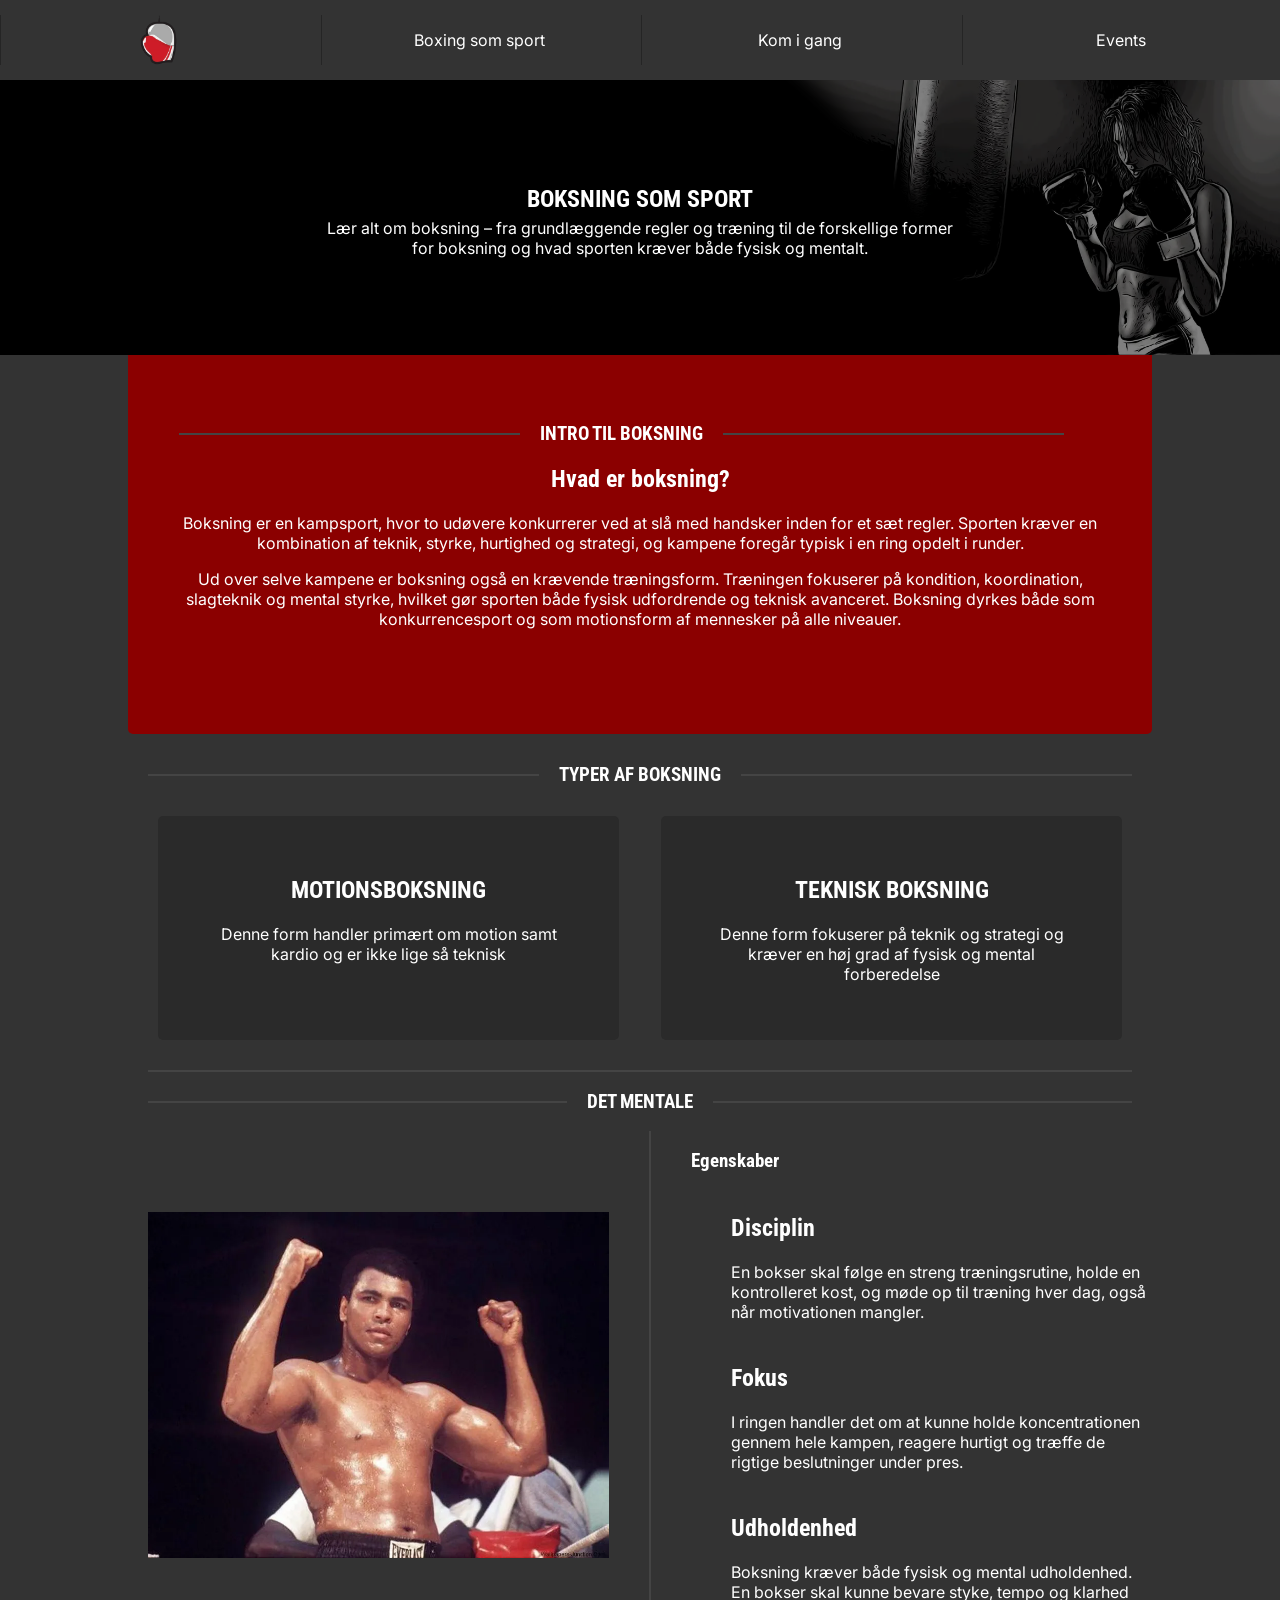
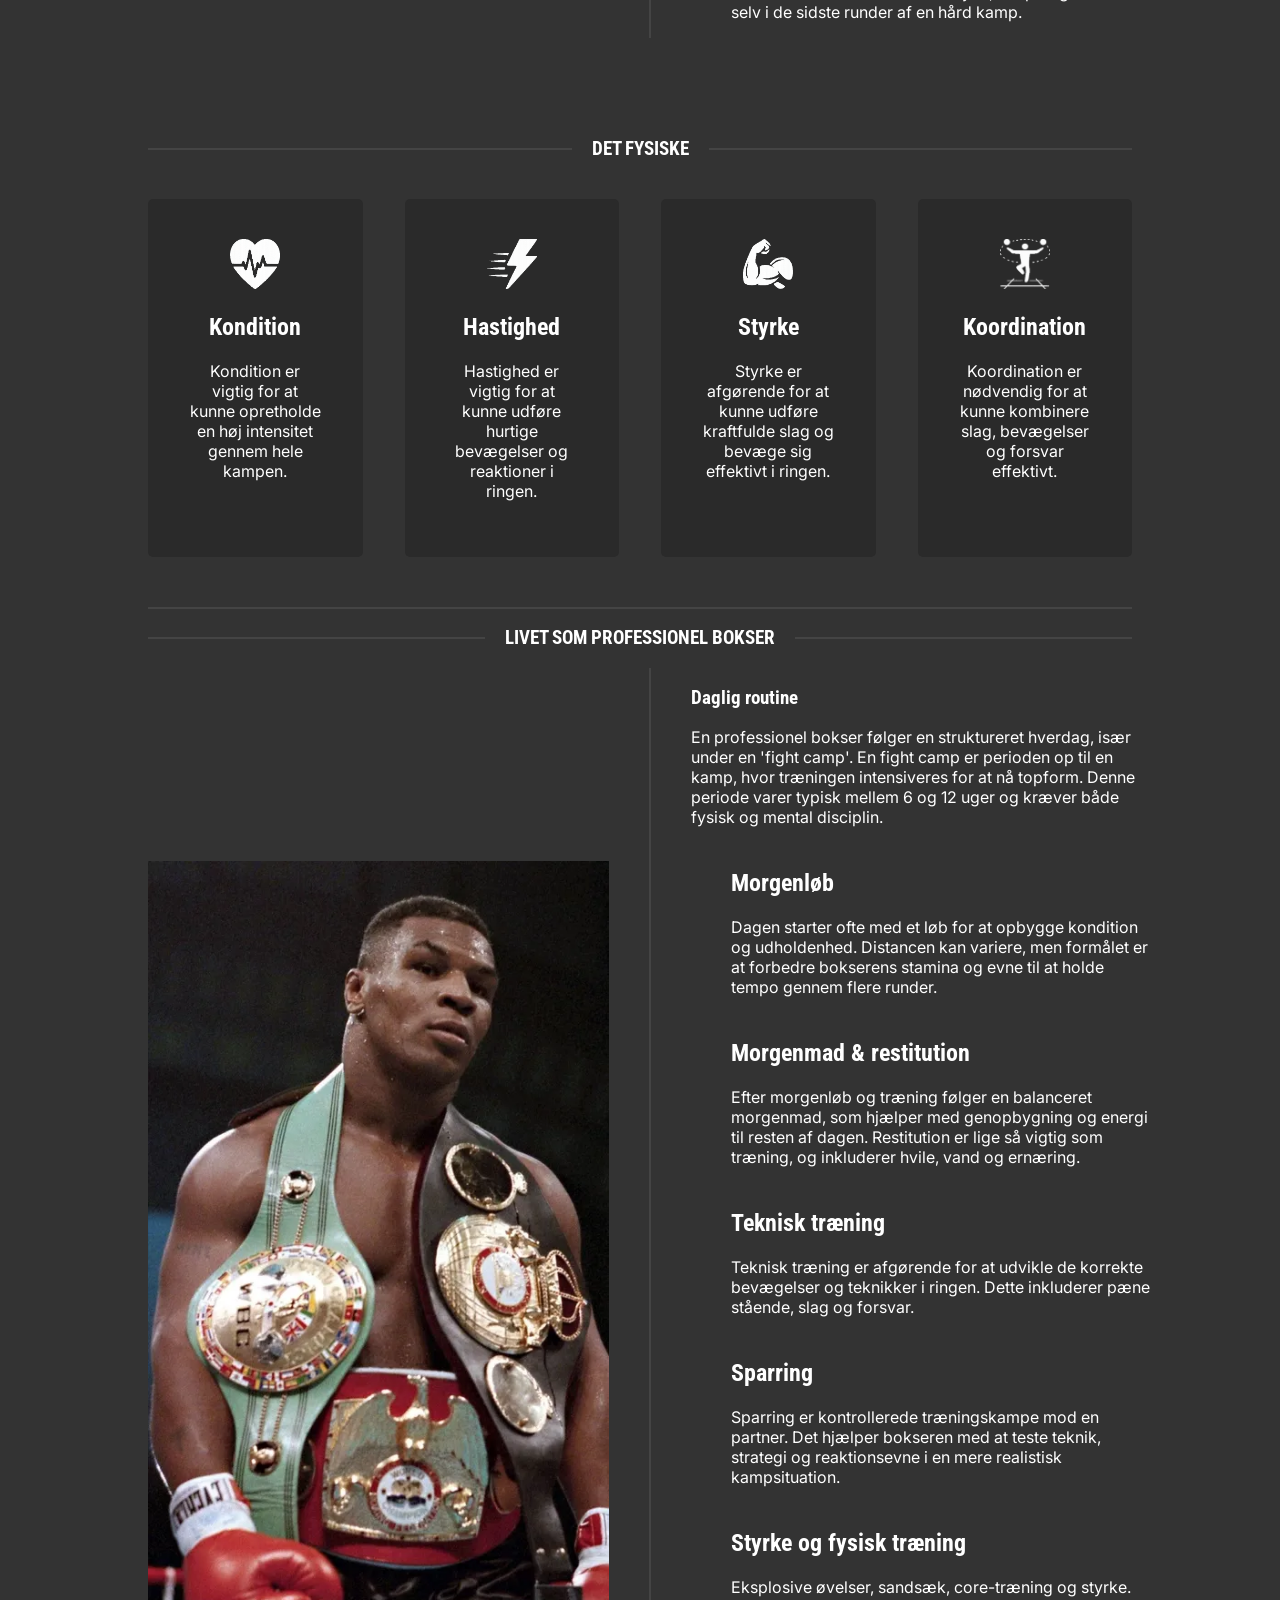
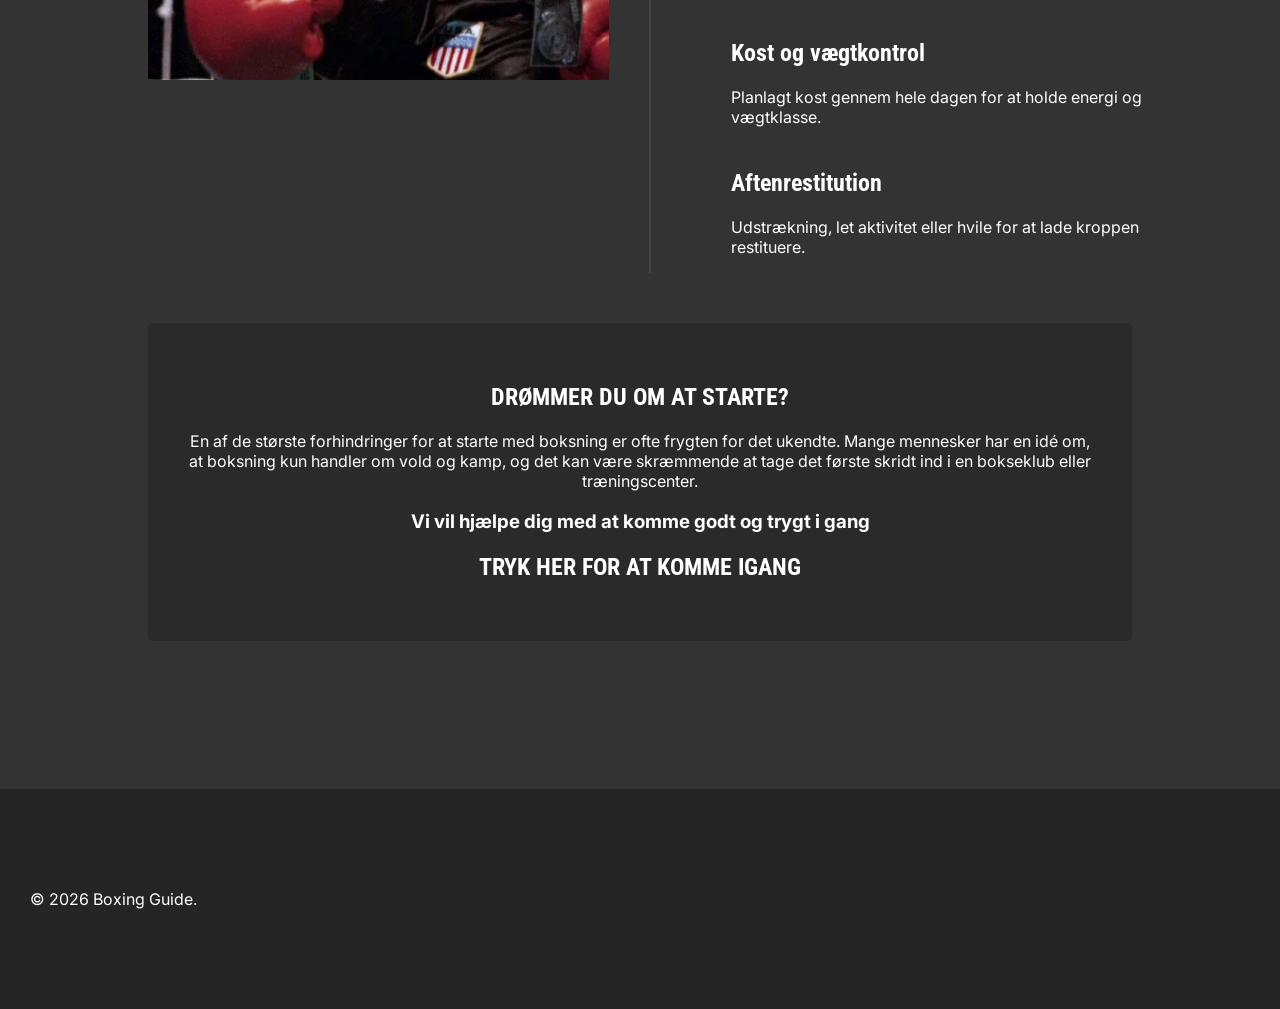
<file: boxing som sport.html>
<!doctype html>
<html lang="en">
  <head>
    <meta charset="UTF-8" />
    <meta name="viewport" content="width=device-width, initial-scale=1.0" />
    <title>Boxing som sport</title>
    <link rel="stylesheet" href="css/style.css" />
    <link rel="stylesheet" href="css/layout.css" />
    <link rel="icon" href="imgs/favicon.png" />
    <meta name="robots" content="noindex, nofollow">
  </head>
</html>
<body>
    <header>
      <a href="index.html"><img src="imgs/favicon.png" alt="" /></a>

      <nav class="navbar">
        <button class="burger" onclick="toggleMenu()">☰</button>

        <ul class="menu" id="menu">
          <li><a href="boxing som sport.html">Boxing som sport</a></li>
          <li><a href="kom i gang.html">Kom i gang</a></li>
          <li><a href="events.html">Events</a></li>
        </ul>
      </nav>
    </header>

    <nav class="grid4x1 desktop-nav">
      <a href="index.html"><img src="imgs/favicon.png" class="img2" /></a>
      <a href="boxing som sport.html">Boxing som sport</a>
      <a href="kom i gang.html">Kom i gang</a>
      <a href="events.html">Events</a>
    </nav>

  <section>
    <div>
      <div class="hero">
        <img src="imgs/workout.png" class="imgheight"/>
        <div class="hero-content">
          <h1 class="margin-less">BOKSNING SOM SPORT</h1>
          <p>Lær alt om boksning – fra grundlæggende regler og træning til de forskellige former for boksning og hvad sporten kræver både fysisk og mentalt.</p>
        </div>
      </div>
    </div>

    <section class="container">
      <div class="redsection">
        <div class="text-box">
        <div class="title-line"><h1>INTRO TIL BOKSNING</h1></div>
        <h2>Hvad er boksning?</h2>
        <p>Boksning er en kampsport, hvor to udøvere konkurrerer ved at slå med handsker inden for et sæt regler. Sporten kræver en kombination af teknik, styrke, hurtighed og strategi, og kampene foregår typisk i en ring opdelt i runder.</p>
        <p>Ud over selve kampene er boksning også en krævende træningsform. Træningen fokuserer på kondition, koordination, slagteknik og mental styrke, hvilket gør sporten både fysisk udfordrende og teknisk avanceret. Boksning dyrkes både som konkurrencesport og som motionsform af mennesker på alle niveauer.</p>
      </div>
    </div>
    </section>

    <section class="container2">
      <div class="title-line">
        <h1>TYPER AF BOKSNING</h1>
      </div>

      <div class="grid1-1">
        <div class="box" data-target="motionmodal">
          <h2>MOTIONSBOKSNING</h2>
          <p>Denne form handler primært om motion samt kardio og er ikke lige så teknisk</p>
        </div>

        <div class="box" data-target="kampmodal">
          <h2>TEKNISK BOKSNING</h2>
          <p>Denne form fokuserer på teknik og strategi og kræver en høj grad af fysisk og mental forberedelse</p>
        </div>
      </div>

      <div id="motionmodal" class="modal">
        <div class="modal-content">
          <span class="close">&times;</span>
          <h2>MOTIONSBOKSNING</h2>
          <h1>Hvad er motionsboksning?</h1>
          <p>
            Motionsboksning er en træningsform, der er inspireret af klassisk boksning, men uden fokus på kamp eller konkurrence. I stedet handler motionsboksning om at forbedre kondition, styrke og teknik gennem forskellige bokseinspirerede øvelser.
          </p>
          <p>Træningen foregår typisk uden egentlig kamp i ringen. I stedet arbejder man med slagkombinationer, sandsæk, skyggeboksning og fodarbejde. Målet er at få en effektiv træning, der både styrker kroppen og forbedrer udholdenheden.</p>

          <h2>Hvordan foregår en typisk træning?</h2>
          <p>En træning i motionsboksning består ofte af flere forskellige dele. Først starter man typisk med opvarmning, hvor kroppen gøres klar til træning gennem let konditionstræning og mobilitetsøvelser.</p>
          <p>Derefter arbejder man med tekniske øvelser som slagkombinationer, skyggeboksning, træning på sandsæk og fodarbejde. Mange hold inkluderer også styrke- og konditionsøvelser som armbøjninger, maveøvelser, burpees eller intervaltræning.</p>
          <p>Det gør motionsboksning til en meget alsidig træning, hvor hele kroppen bliver aktiveret.</p>

          <h2>Hvad er fordelene ved motionsboksning?</h2>
          <p>Motionsboksning har mange fordele, både fysisk og mentalt. Træningen forbedrer kondition og udholdenhed, styrker kroppen og træner koordination og balance. Samtidig kan det være en effektiv måde at tabe sig eller holde vægten på.</p>
          <p>Mentalt kan motionsboksning også have en positiv effekt. Mange oplever, at træningen hjælper med at reducere stress, forbedre fokus og give mere energi i hverdagen.</p>

          <h2>Hvem er motionsboksning for?</h2>
          <p>Motionsboksning er for næsten alle, og man behøver ikke have erfaring med boksning eller kampsport for at begynde. Træningen kan tilpasses forskellige niveauer, så både begyndere og mere erfarne motionister kan være med.</p>
          <p>Det er især populært blandt personer, der ønsker en anderledes og mere dynamisk træningsform end traditionel fitness.</p>

          <h2>Motionsboksning vs. traditionel boksning</h2>
          <p>Den største forskel mellem motionsboksning og traditionel boksning er, at motionsboksning ikke fokuserer på kampe. I traditionel boksning træner man ofte med henblik på sparring og konkurrencer.</p>
          <p>I motionsboksning handler det derimod om træning og motion. Derfor er der typisk mindre fokus på kontakt og mere fokus på teknik, kondition og styrke.</p>

          <h2>Hvor kan man dyrke motionsboksning?</h2>
          <p>Motionsboksning tilbydes i mange fitnesscentre og bokseklubber. Ofte foregår træningen på hold, hvor en træner guider deltagerne gennem forskellige øvelser og teknikker.</p>
          <p>Nogle steder kan man også træne individuelt på sandsæk eller med en træningspartner. Uanset formen er motionsboksning en effektiv måde at holde sig i form på og samtidig lære elementer fra boksningens verden.</p>
        </div>
      </div>

      <div id="kampmodal" class="modal">
        <div class="modal-content">
          <span class="close">&times;</span>
          <h2 class="center">TEKNISK BOKSNING</h2>
          <h2>Hvad er teknisk boksning?</h2>
          <p>
            Teknisk boksning er en form for boksetræning, hvor fokus ligger på teknik, præcision og forståelse af boksningens grundlæggende elementer. I modsætning til motionsboksning, hvor hovedmålet ofte er kondition og træning, handler teknisk
            boksning om at lære selve sporten og udvikle de færdigheder, der kræves for at bokse korrekt.
          </p>
          <p>Træningen fokuserer på at lære de rigtige slag, korrekt fodarbejde, balance og timing. Målet er at opbygge en solid teknisk base, som gør det muligt at bokse effektivt og kontrolleret.</p>

          <h2>Hvordan foregår en typisk træning?</h2>
          <p>En træning i teknisk boksning starter ofte med opvarmning for at gøre kroppen klar til de tekniske øvelser. Derefter arbejder man med forskellige tekniske elementer af boksning, ofte med stor fokus på korrekt udførelse.</p>
          <p>Typiske øvelser kan være skyggeboksning, hvor man øver slagkombinationer og bevægelser uden modstander, træning på sandsæk, samt øvelser hvor man arbejder sammen med en partner eller træner.</p>
          <p>Fodarbejde er også en vigtig del af træningen. Bokseren lærer at bevæge sig hurtigt og balanceret rundt i ringen, samtidig med at man kan angribe og forsvare sig effektivt.</p>

          <h2>Hvad lærer man i teknisk boksning?</h2>
          <p>I teknisk boksning lærer man blandt andet de grundlæggende slag i boksning, såsom jab, cross, hook og uppercut. Man arbejder også med forsvarsteknikker som parader, blokeringer og undvigelser.</p>
          <p>Derudover træner man timing, afstand og reaktionsevne. Disse færdigheder er afgørende for at kunne bokse effektivt og kontrollere situationen i ringen.</p>

          <h2>Hvem er teknisk boksning for?</h2>
          <p>
            Teknisk boksning er for personer, der ønsker at lære selve sporten boksning og blive bedre til teknikken bag slag, bevægelse og strategi. Det kan være både begyndere, der vil lære de rigtige grundprincipper, og mere erfarne udøvere, der
            ønsker at forbedre deres færdigheder.
          </p>
          <p>Træningen er også velegnet for dem, der overvejer at gå videre til sparring eller kamp på et senere tidspunkt, da en god teknik er afgørende for at kunne bokse sikkert og effektivt.</p>

          <h2>Teknisk boksning vs. motionsboksning</h2>
          <p>Forskellen mellem teknisk boksning og motionsboksning ligger primært i fokusset. I motionsboksning handler træningen ofte om fitness, kondition og generel motion. I teknisk boksning er fokus derimod på at lære boksning som sport.</p>
          <p>Der arbejdes mere detaljeret med teknik, slagkombinationer, bevægelse og strategi. Derfor er teknisk boksning ofte et skridt tættere på den klassiske form for boksning.</p>
        </div>
      </div>

      <div class="divider"></div>
      <h1 class="title-line">DET MENTALE</h1>

      <div class="mental-section">
        <img src="imgs/stance/muhammad-ali.jpg" alt="Muhammad ali with his hands up after winning a fight"/>

        <div class="line"></div>

        <div class="top">
          <h1>Egenskaber</h1>
          <ul>
            <h2 class="margin-top">Disciplin</h2>
            <p>En bokser skal følge en streng træningsrutine, holde en kontrolleret kost, og møde op til træning hver dag, også når motivationen mangler.</p>

            <h2 class="margin-top">Fokus</h2>
            <p>I ringen handler det om at kunne holde koncentrationen gennem hele kampen, reagere hurtigt og træffe de rigtige beslutninger under pres.</p>

            <h2 class="margin-top">Udholdenhed</h2>
            <p>Boksning kræver både fysisk og mental udholdenhed. En bokser skal kunne bevare styke, tempo og klarhed selv i de sidste runder af en hård kamp.</p>
         </ul>
        </div>
      </div>
    </section>

    <section class="container2">
    
    <div class="margin-top2">
        </div>
      <h1 class="title-line">DET FYSISKE</h1>
      <div class="grid4-1">
        <div class="box">
            <img src="imgs/icons/kondition.png" class="icon">
          <h2>Kondition</h2>
          <p>Kondition er vigtig for at kunne opretholde en høj intensitet gennem hele kampen.</p>
        </div>

        <div class="box">
            <img src="imgs/icons/speed.png" class="icon">
          <h2>Hastighed</h2>
          <p>Hastighed er vigtig for at kunne udføre hurtige bevægelser og reaktioner i ringen.</p>
        </div>

        <div class="box">
            <img src="imgs/icons/strength.png" class="icon">
          <h2>Styrke</h2>
          <p>Styrke er afgørende for at kunne udføre kraftfulde slag og bevæge sig effektivt i ringen.</p>
        </div>

        <div class="box">
            <img src="imgs/icons/coordination.png" class="icon">
          <h2>Koordination</h2>
          <p>Koordination er nødvendig for at kunne kombinere slag, bevægelser og forsvar effektivt.</p>
        </div>
      </div>
    </section>


    <section class="container2">
        <div class="divider"></div>
        <h1 class="title-line">LIVET SOM PROFESSIONEL BOKSER</h1>
<div class="mental-section">
        <img src="imgs/champ.jpg" alt="Muhammad ali with his hands up after winning a fight" class="img" />

        <div class="line"></div>

        <div class="top">
          <h1>Daglig routine</h1>
          <p>En professionel bokser følger en struktureret hverdag, især under en 'fight camp'. En fight camp er perioden op til en kamp, hvor træningen intensiveres for at nå topform. Denne periode varer typisk mellem 6 og 12 uger og kræver både fysisk og mental disciplin.</p>
          <ul>
            <h2 class="margin-top">Morgenløb</h2>
            <p>Dagen starter ofte med et løb for at opbygge kondition og udholdenhed. Distancen kan variere, men formålet er at forbedre bokserens stamina og evne til at holde tempo gennem flere runder.</p>

            <h2 class="margin-top">Morgenmad & restitution</h2>
            <p>Efter morgenløb og træning følger en balanceret morgenmad, som hjælper med genopbygning og energi til resten af dagen. Restitution er lige så vigtig som træning, og inkluderer hvile, vand og ernæring.</p>

            <h2 class="margin-top">Teknisk træning</h2>
            <p>Teknisk træning er afgørende for at udvikle de korrekte bevægelser og teknikker i ringen. Dette inkluderer pæne stående, slag og forsvar.</p>

            <h2 class="margin-top">Sparring</h2>
            <p>Sparring er kontrollerede træningskampe mod en partner. Det hjælper bokseren med at teste teknik, strategi og reaktionsevne i en mere realistisk kampsituation.</p>

            <h2 class="margin-top">Styrke og fysisk træning</h2>
            <p>Eksplosive øvelser, sandsæk, core-træning og styrke.</p>

            <h2 class="margin-top">Kost og vægtkontrol</h2>
            <p>Planlagt kost gennem hele dagen for at holde energi og vægtklasse.</p>

            <h2 class="margin-top">Aftenrestitution</h2>
            <p>Udstrækning, let aktivitet eller hvile for at lade kroppen restituere.</p>
          </ul>
        </div>
      </div>

    </section>
    
    </section>

    <section class="container2">
      <a class="box" href="kom i gang.html">
        <h1>DRØMMER DU OM AT STARTE?</h1>
        <p>
          En af de største forhindringer for at starte med boksning er ofte frygten for det ukendte. Mange mennesker har en idé om, at boksning kun handler om vold og kamp, og det kan være skræmmende at tage det første skridt ind i en bokseklub eller
          træningscenter.
        </p>
        <h3>Vi vil hjælpe dig med at komme godt og trygt i gang</h3>
        <h2>TRYK HER FOR AT KOMME IGANG</h2>
      </a>
    </section>
  </section>

  <footer>&copy 2026 Boxing Guide.</footer>

  <script>
    const boxes = document.querySelectorAll(".box");

    boxes.forEach((box) => {
      box.addEventListener("click", () => {
        const target = box.dataset.target;
        document.getElementById(target).style.display = "flex";
      });
    });

    const closes = document.querySelectorAll(".close");

    closes.forEach((btn) => {
      btn.addEventListener("click", () => {
        btn.closest(".modal").style.display = "none";
      });
    });

  
      function toggleMenu() {
        document.getElementById("menu").classList.toggle("active");
      }
    
  </script>
</body>
</file>
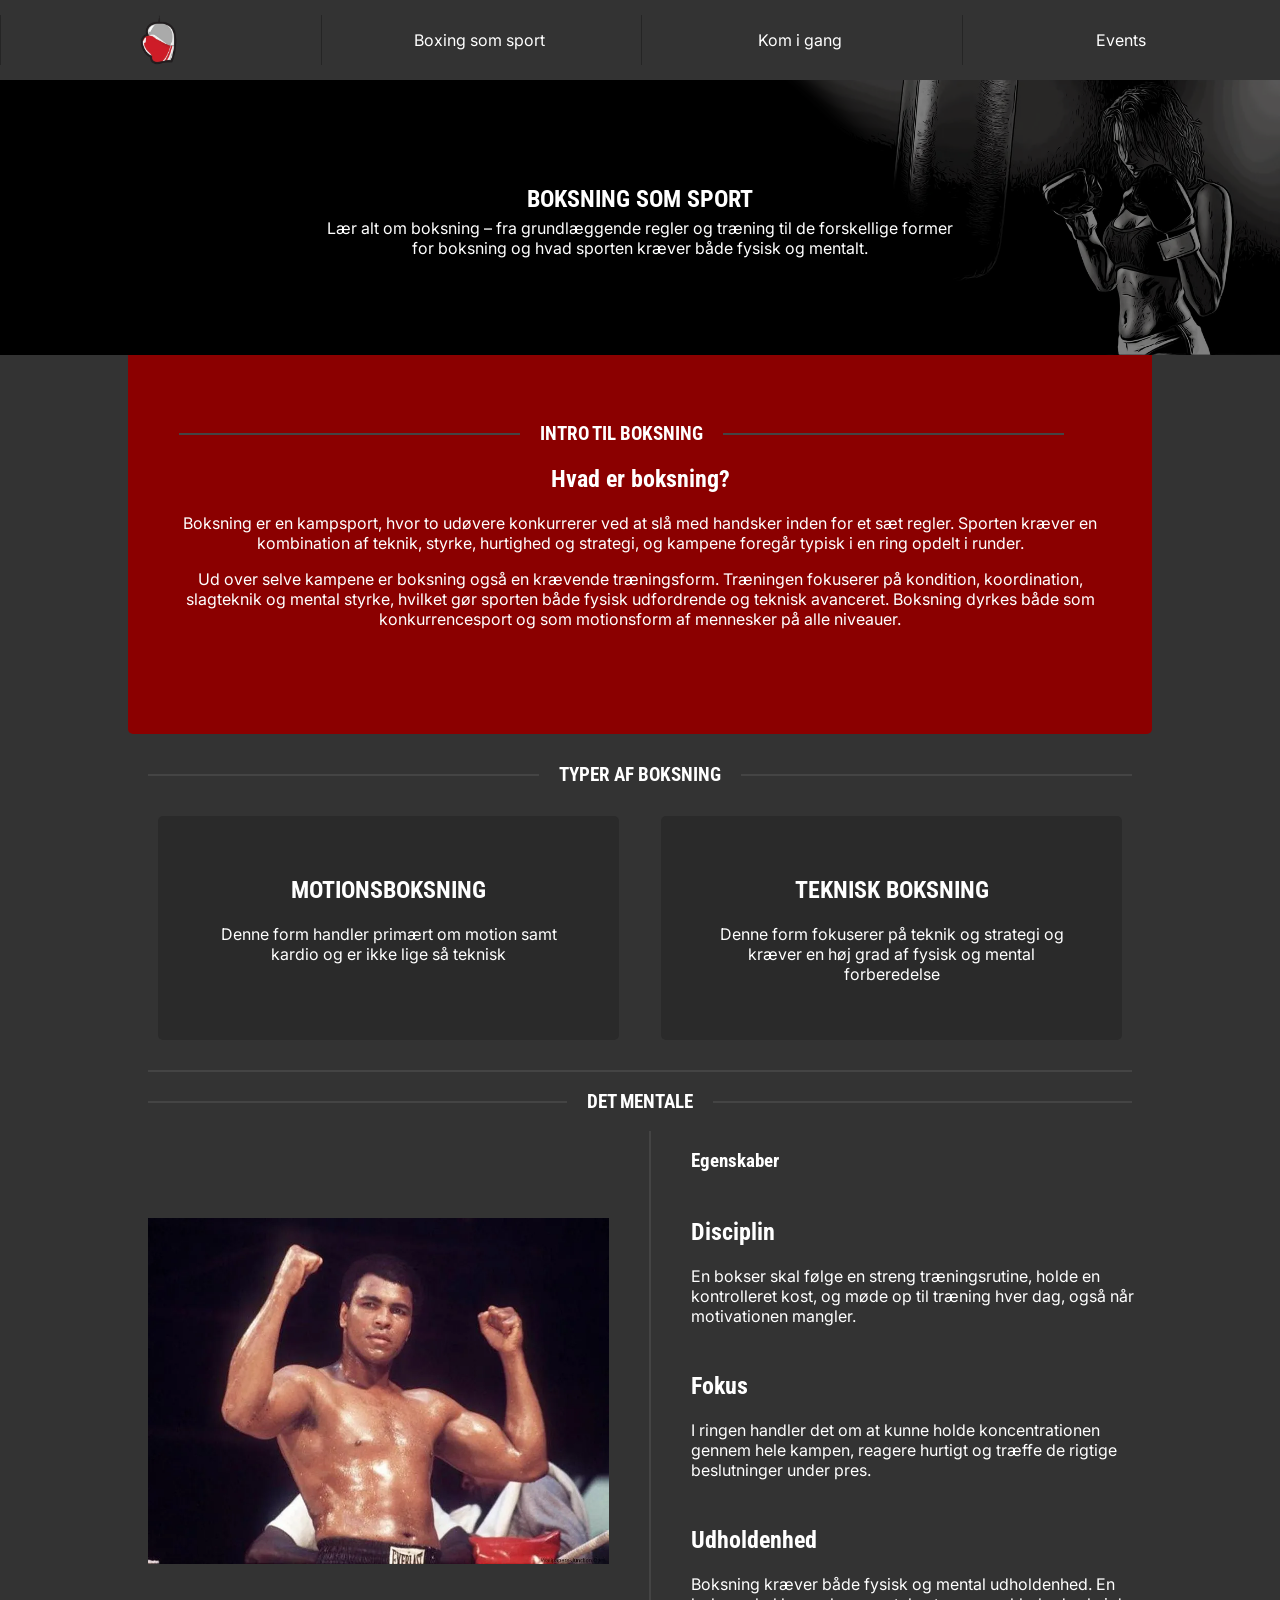
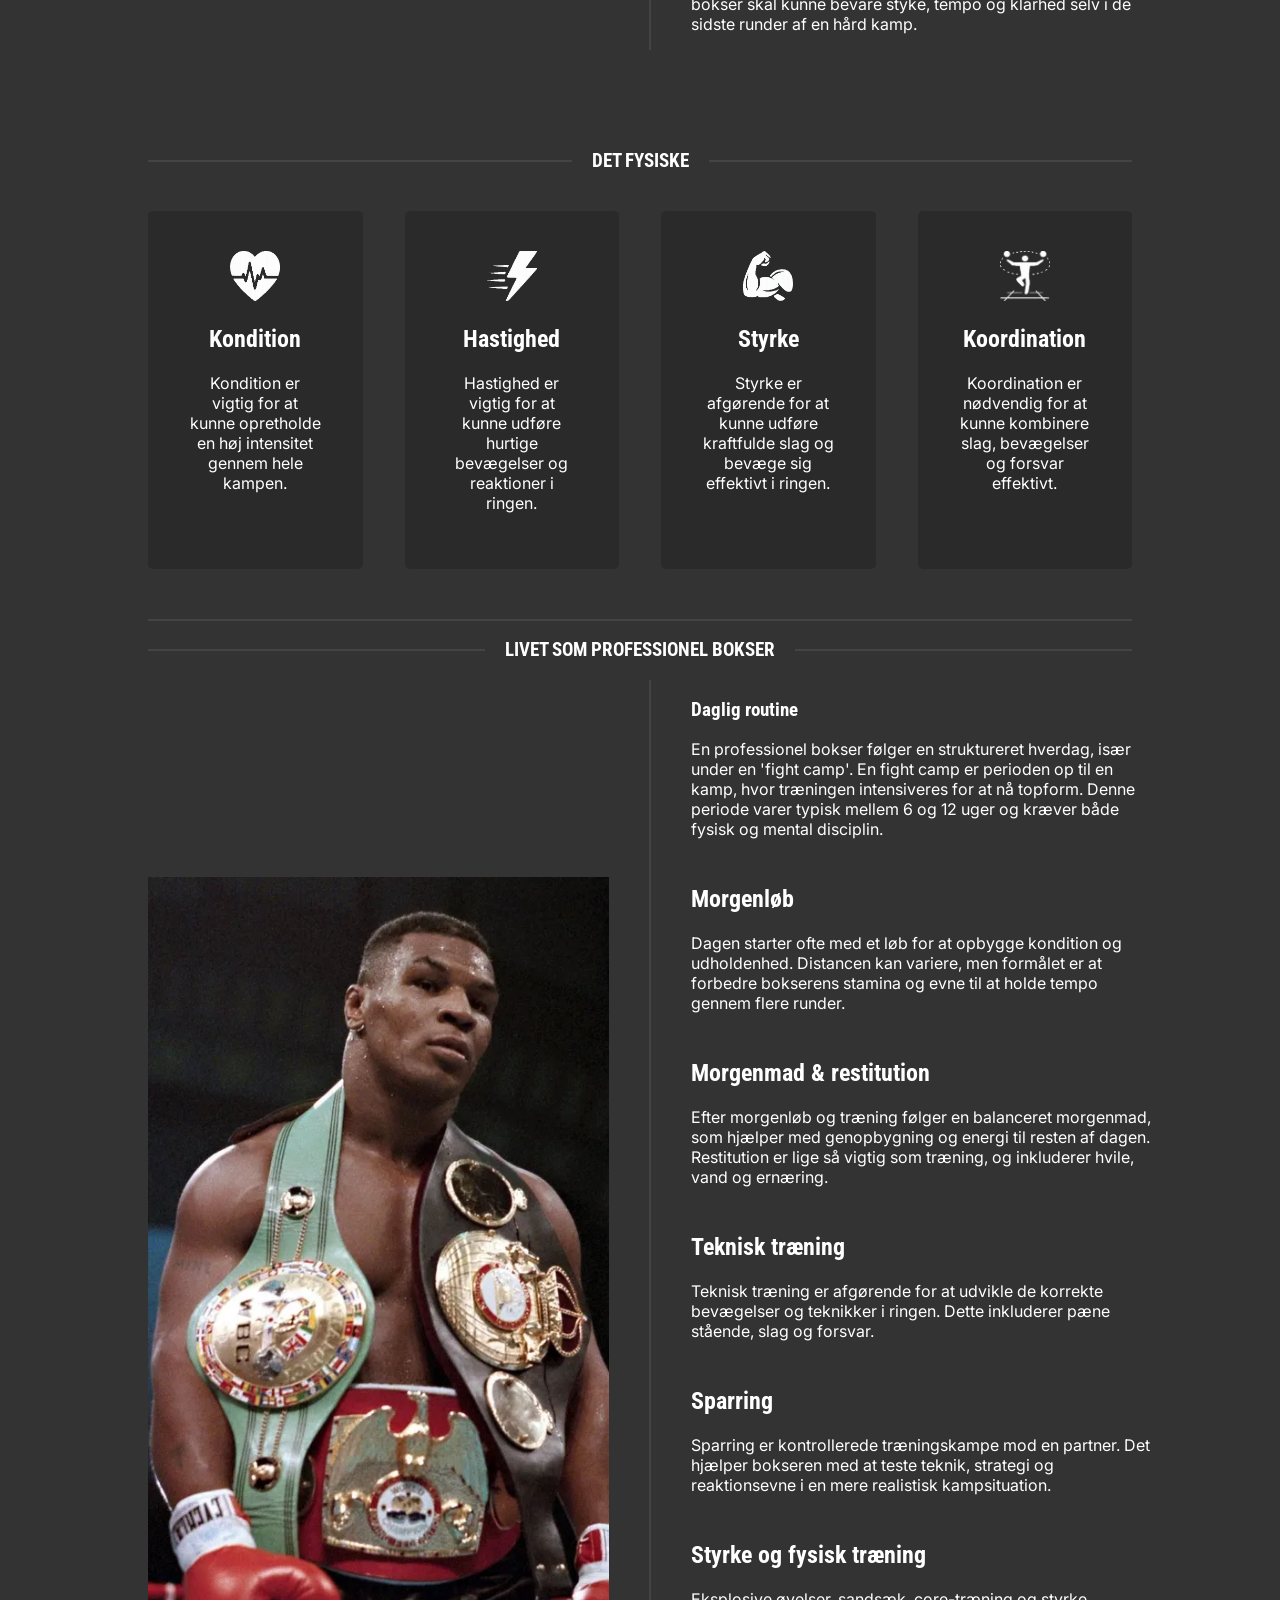
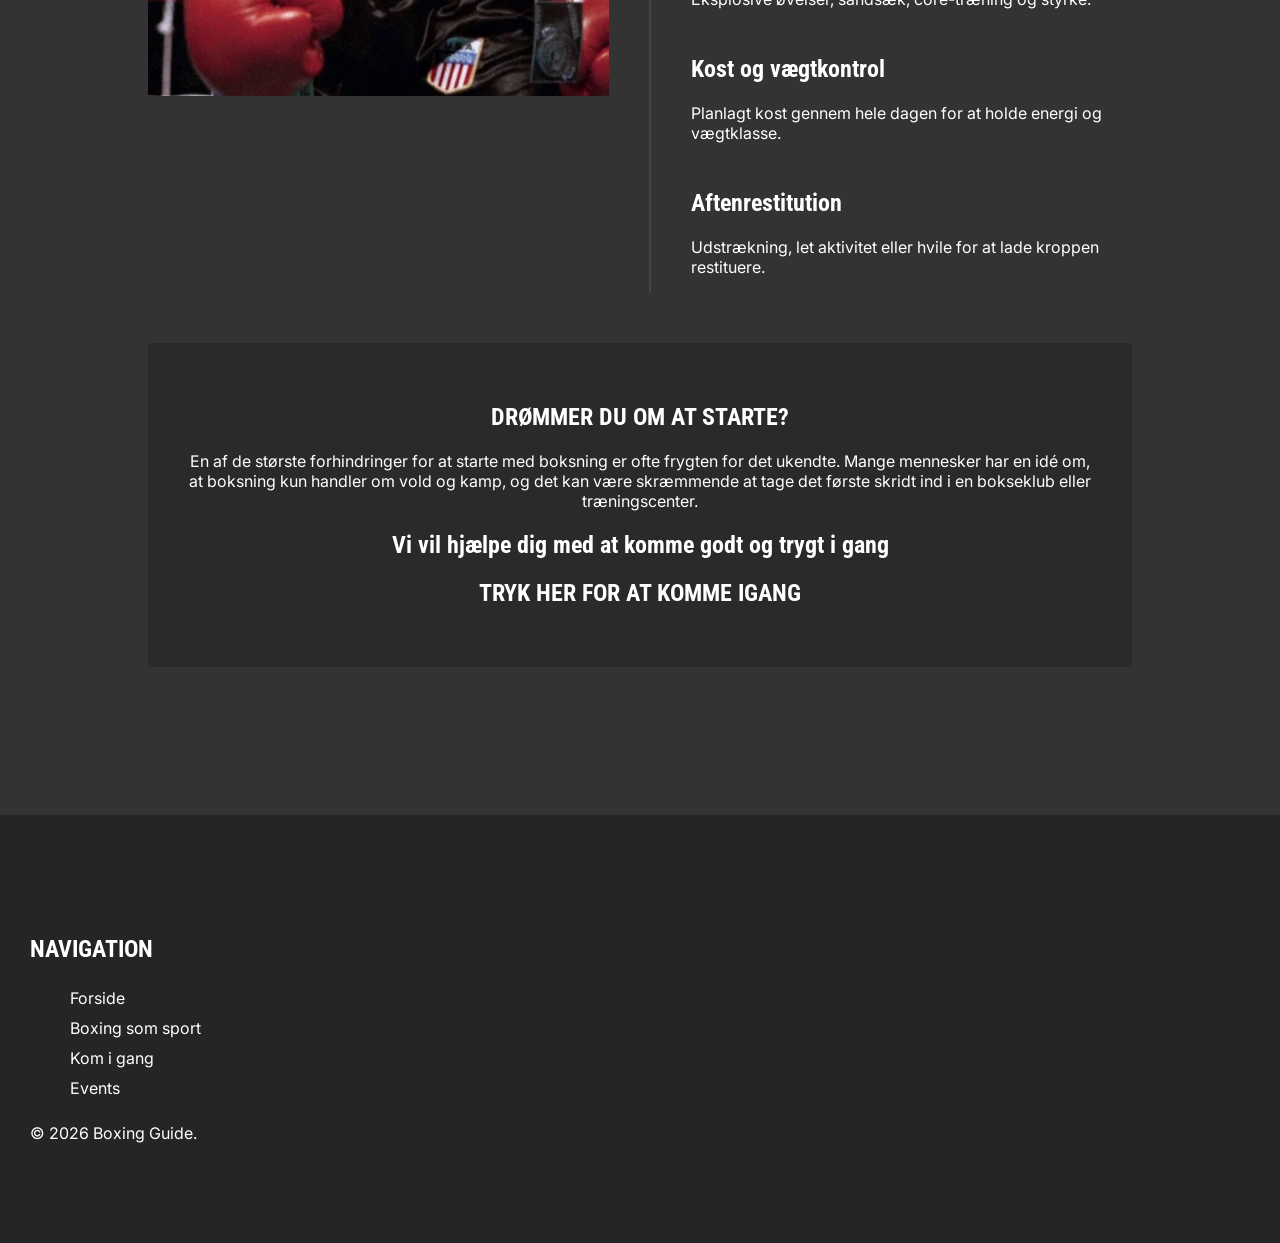
<file: boxing-som-sport.html>
<!doctype html>
<html lang="en">
  <head>
    <meta charset="UTF-8" />
    <meta name="viewport" content="width=device-width, initial-scale=1.0" />
    <title>Boxing som sport</title>
    <link rel="stylesheet" href="css/style.css" />
    <link rel="stylesheet" href="css/layout.css" />
    <link rel="icon" href="imgs/favicon.png" />
    <meta name="robots" content="noindex, nofollow" />
  </head>

  <body>
    <header>
      <a href="index.html"><img src="imgs/favicon.png" alt="boksehandske logo" /></a>

      <nav class="navbar">
        <button class="burger" onclick="toggleMenu()">☰</button>

        <ul class="menu" id="menu">
          <li><a href="boxing-som-sport.html">Boxing som sport</a></li>
          <li><a href="kom-i-gang.html">Kom i gang</a></li>
          <li><a href="events.html">Events</a></li>
        </ul>
      </nav>
    </header>

    <nav class="grid4x1 desktop-nav">
      <a href="index.html"><img src="imgs/favicon.png" alt="boksehandske logo" class="img2" /></a>
      <a href="boxing-som-sport.html">Boxing som sport</a>
      <a href="kom-i-gang.html">Kom i gang</a>
      <a href="events.html">Events</a>
    </nav>

    <section>
      <div>
        <div class="hero">
          <img src="imgs/workout.png" alt="working out" class="imgheight" />
          <div class="hero-content">
            <h1 class="margin-less">BOKSNING SOM SPORT</h1>
            <p>Lær alt om boksning – fra grundlæggende regler og træning til de forskellige former for boksning og hvad sporten kræver både fysisk og mentalt.</p>
          </div>
        </div>
      </div>

      <section class="container">
        <div class="redsection">
          <div class="text-box">
            <div class="title-line"><h1>INTRO TIL BOKSNING</h1></div>
            <h2>Hvad er boksning?</h2>
            <p>Boksning er en kampsport, hvor to udøvere konkurrerer ved at slå med handsker inden for et sæt regler. Sporten kræver en kombination af teknik, styrke, hurtighed og strategi, og kampene foregår typisk i en ring opdelt i runder.</p>
            <p>
              Ud over selve kampene er boksning også en krævende træningsform. Træningen fokuserer på kondition, koordination, slagteknik og mental styrke, hvilket gør sporten både fysisk udfordrende og teknisk avanceret. Boksning dyrkes både som
              konkurrencesport og som motionsform af mennesker på alle niveauer.
            </p>
          </div>
        </div>
      </section>

      <section class="container2">
        <div class="title-line">
          <h1>TYPER AF BOKSNING</h1>
        </div>

        <div class="grid1-1">
          <div class="box" data-target="motionmodal">
            <h2>MOTIONSBOKSNING</h2>
            <p>Denne form handler primært om motion samt kardio og er ikke lige så teknisk</p>
          </div>

          <div class="box" data-target="kampmodal">
            <h2>TEKNISK BOKSNING</h2>
            <p>Denne form fokuserer på teknik og strategi og kræver en høj grad af fysisk og mental forberedelse</p>
          </div>
        </div>

        <div id="motionmodal" class="modal">
          <div class="modal-content">
            <span class="close">&times;</span>
            <h2>MOTIONSBOKSNING</h2>
            <h1>Hvad er motionsboksning?</h1>
            <p>
              Motionsboksning er en træningsform, der er inspireret af klassisk boksning, men uden fokus på kamp eller konkurrence. I stedet handler motionsboksning om at forbedre kondition, styrke og teknik gennem forskellige bokseinspirerede
              øvelser.
            </p>
            <p>Træningen foregår typisk uden egentlig kamp i ringen. I stedet arbejder man med slagkombinationer, sandsæk, skyggeboksning og fodarbejde. Målet er at få en effektiv træning, der både styrker kroppen og forbedrer udholdenheden.</p>

            <h2>Hvordan foregår en typisk træning?</h2>
            <p>En træning i motionsboksning består ofte af flere forskellige dele. Først starter man typisk med opvarmning, hvor kroppen gøres klar til træning gennem let konditionstræning og mobilitetsøvelser.</p>
            <p>
              Derefter arbejder man med tekniske øvelser som slagkombinationer, skyggeboksning, træning på sandsæk og fodarbejde. Mange hold inkluderer også styrke- og konditionsøvelser som armbøjninger, maveøvelser, burpees eller intervaltræning.
            </p>
            <p>Det gør motionsboksning til en meget alsidig træning, hvor hele kroppen bliver aktiveret.</p>

            <h2>Hvad er fordelene ved motionsboksning?</h2>
            <p>Motionsboksning har mange fordele, både fysisk og mentalt. Træningen forbedrer kondition og udholdenhed, styrker kroppen og træner koordination og balance. Samtidig kan det være en effektiv måde at tabe sig eller holde vægten på.</p>
            <p>Mentalt kan motionsboksning også have en positiv effekt. Mange oplever, at træningen hjælper med at reducere stress, forbedre fokus og give mere energi i hverdagen.</p>

            <h2>Hvem er motionsboksning for?</h2>
            <p>Motionsboksning er for næsten alle, og man behøver ikke have erfaring med boksning eller kampsport for at begynde. Træningen kan tilpasses forskellige niveauer, så både begyndere og mere erfarne motionister kan være med.</p>
            <p>Det er især populært blandt personer, der ønsker en anderledes og mere dynamisk træningsform end traditionel fitness.</p>

            <h2>Motionsboksning vs. traditionel boksning</h2>
            <p>Den største forskel mellem motionsboksning og traditionel boksning er, at motionsboksning ikke fokuserer på kampe. I traditionel boksning træner man ofte med henblik på sparring og konkurrencer.</p>
            <p>I motionsboksning handler det derimod om træning og motion. Derfor er der typisk mindre fokus på kontakt og mere fokus på teknik, kondition og styrke.</p>

            <h2>Hvor kan man dyrke motionsboksning?</h2>
            <p>Motionsboksning tilbydes i mange fitnesscentre og bokseklubber. Ofte foregår træningen på hold, hvor en træner guider deltagerne gennem forskellige øvelser og teknikker.</p>
            <p>Nogle steder kan man også træne individuelt på sandsæk eller med en træningspartner. Uanset formen er motionsboksning en effektiv måde at holde sig i form på og samtidig lære elementer fra boksningens verden.</p>
          </div>
        </div>

        <div id="kampmodal" class="modal">
          <div class="modal-content">
            <span class="close">&times;</span>
            <h2 class="center">TEKNISK BOKSNING</h2>
            <h2>Hvad er teknisk boksning?</h2>
            <p>
              Teknisk boksning er en form for boksetræning, hvor fokus ligger på teknik, præcision og forståelse af boksningens grundlæggende elementer. I modsætning til motionsboksning, hvor hovedmålet ofte er kondition og træning, handler teknisk
              boksning om at lære selve sporten og udvikle de færdigheder, der kræves for at bokse korrekt.
            </p>
            <p>Træningen fokuserer på at lære de rigtige slag, korrekt fodarbejde, balance og timing. Målet er at opbygge en solid teknisk base, som gør det muligt at bokse effektivt og kontrolleret.</p>

            <h2>Hvordan foregår en typisk træning?</h2>
            <p>En træning i teknisk boksning starter ofte med opvarmning for at gøre kroppen klar til de tekniske øvelser. Derefter arbejder man med forskellige tekniske elementer af boksning, ofte med stor fokus på korrekt udførelse.</p>
            <p>Typiske øvelser kan være skyggeboksning, hvor man øver slagkombinationer og bevægelser uden modstander, træning på sandsæk, samt øvelser hvor man arbejder sammen med en partner eller træner.</p>
            <p>Fodarbejde er også en vigtig del af træningen. Bokseren lærer at bevæge sig hurtigt og balanceret rundt i ringen, samtidig med at man kan angribe og forsvare sig effektivt.</p>

            <h2>Hvad lærer man i teknisk boksning?</h2>
            <p>I teknisk boksning lærer man blandt andet de grundlæggende slag i boksning, såsom jab, cross, hook og uppercut. Man arbejder også med forsvarsteknikker som parader, blokeringer og undvigelser.</p>
            <p>Derudover træner man timing, afstand og reaktionsevne. Disse færdigheder er afgørende for at kunne bokse effektivt og kontrollere situationen i ringen.</p>

            <h2>Hvem er teknisk boksning for?</h2>
            <p>
              Teknisk boksning er for personer, der ønsker at lære selve sporten boksning og blive bedre til teknikken bag slag, bevægelse og strategi. Det kan være både begyndere, der vil lære de rigtige grundprincipper, og mere erfarne udøvere, der
              ønsker at forbedre deres færdigheder.
            </p>
            <p>Træningen er også velegnet for dem, der overvejer at gå videre til sparring eller kamp på et senere tidspunkt, da en god teknik er afgørende for at kunne bokse sikkert og effektivt.</p>

            <h2>Teknisk boksning vs. motionsboksning</h2>
            <p>Forskellen mellem teknisk boksning og motionsboksning ligger primært i fokusset. I motionsboksning handler træningen ofte om fitness, kondition og generel motion. I teknisk boksning er fokus derimod på at lære boksning som sport.</p>
            <p>Der arbejdes mere detaljeret med teknik, slagkombinationer, bevægelse og strategi. Derfor er teknisk boksning ofte et skridt tættere på den klassiske form for boksning.</p>
          </div>
        </div>

        <div class="divider"></div>
        <h1 class="title-line">DET MENTALE</h1>

        <div class="mental-section">
          <img src="imgs/stance/muhammad-ali.jpg" alt="Muhammad ali with his hands up after winning a fight" />

          <div class="line"></div>

          <div class="top">
            <h1>Egenskaber</h1>

            <h2 class="margin-top">Disciplin</h2>
            <p>En bokser skal følge en streng træningsrutine, holde en kontrolleret kost, og møde op til træning hver dag, også når motivationen mangler.</p>

            <h2 class="margin-top">Fokus</h2>
            <p>I ringen handler det om at kunne holde koncentrationen gennem hele kampen, reagere hurtigt og træffe de rigtige beslutninger under pres.</p>

            <h2 class="margin-top">Udholdenhed</h2>
            <p>Boksning kræver både fysisk og mental udholdenhed. En bokser skal kunne bevare styke, tempo og klarhed selv i de sidste runder af en hård kamp.</p>
          </div>
        </div>
      </section>

      <section class="container2">
        <div class="margin-top2"></div>
        <h1 class="title-line">DET FYSISKE</h1>
        <div class="grid4-1">
          <div class="box">
            <img src="imgs/icons/kondition.png" alt="kondition ikon" class="icon" />
            <h2>Kondition</h2>
            <p>Kondition er vigtig for at kunne opretholde en høj intensitet gennem hele kampen.</p>
          </div>

          <div class="box">
            <img src="imgs/icons/speed.png" alt="reaktionstid ikon" class="icon" />
            <h2>Hastighed</h2>
            <p>Hastighed er vigtig for at kunne udføre hurtige bevægelser og reaktioner i ringen.</p>
          </div>

          <div class="box">
            <img src="imgs/icons/strength.png" alt="styrke ikon" class="icon" />
            <h2>Styrke</h2>
            <p>Styrke er afgørende for at kunne udføre kraftfulde slag og bevæge sig effektivt i ringen.</p>
          </div>

          <div class="box">
            <img src="imgs/icons/coordination.png" alt="koordination ikon" class="icon" />
            <h2>Koordination</h2>
            <p>Koordination er nødvendig for at kunne kombinere slag, bevægelser og forsvar effektivt.</p>
          </div>
        </div>
      </section>

      <section class="container2">
        <div class="divider"></div>
        <h1 class="title-line">LIVET SOM PROFESSIONEL BOKSER</h1>
        <div class="mental-section">
          <img src="imgs/champ.jpg" alt="Muhammad ali with his hands up after winning a fight" class="img" />

          <div class="line"></div>

          <div class="top">
            <h1>Daglig routine</h1>
            <p>
              En professionel bokser følger en struktureret hverdag, især under en 'fight camp'. En fight camp er perioden op til en kamp, hvor træningen intensiveres for at nå topform. Denne periode varer typisk mellem 6 og 12 uger og kræver både
              fysisk og mental disciplin.
            </p>

            <h2 class="margin-top">Morgenløb</h2>
            <p>Dagen starter ofte med et løb for at opbygge kondition og udholdenhed. Distancen kan variere, men formålet er at forbedre bokserens stamina og evne til at holde tempo gennem flere runder.</p>

            <h2 class="margin-top">Morgenmad & restitution</h2>
            <p>Efter morgenløb og træning følger en balanceret morgenmad, som hjælper med genopbygning og energi til resten af dagen. Restitution er lige så vigtig som træning, og inkluderer hvile, vand og ernæring.</p>

            <h2 class="margin-top">Teknisk træning</h2>
            <p>Teknisk træning er afgørende for at udvikle de korrekte bevægelser og teknikker i ringen. Dette inkluderer pæne stående, slag og forsvar.</p>

            <h2 class="margin-top">Sparring</h2>
            <p>Sparring er kontrollerede træningskampe mod en partner. Det hjælper bokseren med at teste teknik, strategi og reaktionsevne i en mere realistisk kampsituation.</p>

            <h2 class="margin-top">Styrke og fysisk træning</h2>
            <p>Eksplosive øvelser, sandsæk, core-træning og styrke.</p>

            <h2 class="margin-top">Kost og vægtkontrol</h2>
            <p>Planlagt kost gennem hele dagen for at holde energi og vægtklasse.</p>

            <h2 class="margin-top">Aftenrestitution</h2>
            <p>Udstrækning, let aktivitet eller hvile for at lade kroppen restituere.</p>
          </div>
        </div>
      </section>
    </section>

    <section class="container2">
      <a class="box" href="kom-i-gang.html">
        <h1>DRØMMER DU OM AT STARTE?</h1>
        <p>
          En af de største forhindringer for at starte med boksning er ofte frygten for det ukendte. Mange mennesker har en idé om, at boksning kun handler om vold og kamp, og det kan være skræmmende at tage det første skridt ind i en bokseklub eller
          træningscenter.
        </p>
        <h2>Vi vil hjælpe dig med at komme godt og trygt i gang</h2>
        <h2>TRYK HER FOR AT KOMME IGANG</h2>
      </a>
    </section>

    <footer>
      <div>
        <h2>NAVIGATION</h2>
        <ul>
          <li><a href="index.html">Forside</a></li>
          <li><a href="boxing-som-sport.html">Boxing som sport</a></li>
          <li><a href="kom-i-gang.html">Kom i gang </a></li>
          <li><a href="events.html">Events</a></li>
        </ul>
      </div>

      &copy; 2026 Boxing Guide.
    </footer>

    <script>
      const boxes = document.querySelectorAll(".box");

      boxes.forEach((box) => {
        box.addEventListener("click", () => {
          const target = box.dataset.target;
          document.getElementById(target).style.display = "flex";
        });
      });

      const closes = document.querySelectorAll(".close");

      closes.forEach((btn) => {
        btn.addEventListener("click", () => {
          btn.closest(".modal").style.display = "none";
        });
      });

      function toggleMenu() {
        document.getElementById("menu").classList.toggle("active");
      }
    </script>
  </body>
</html>
</file>
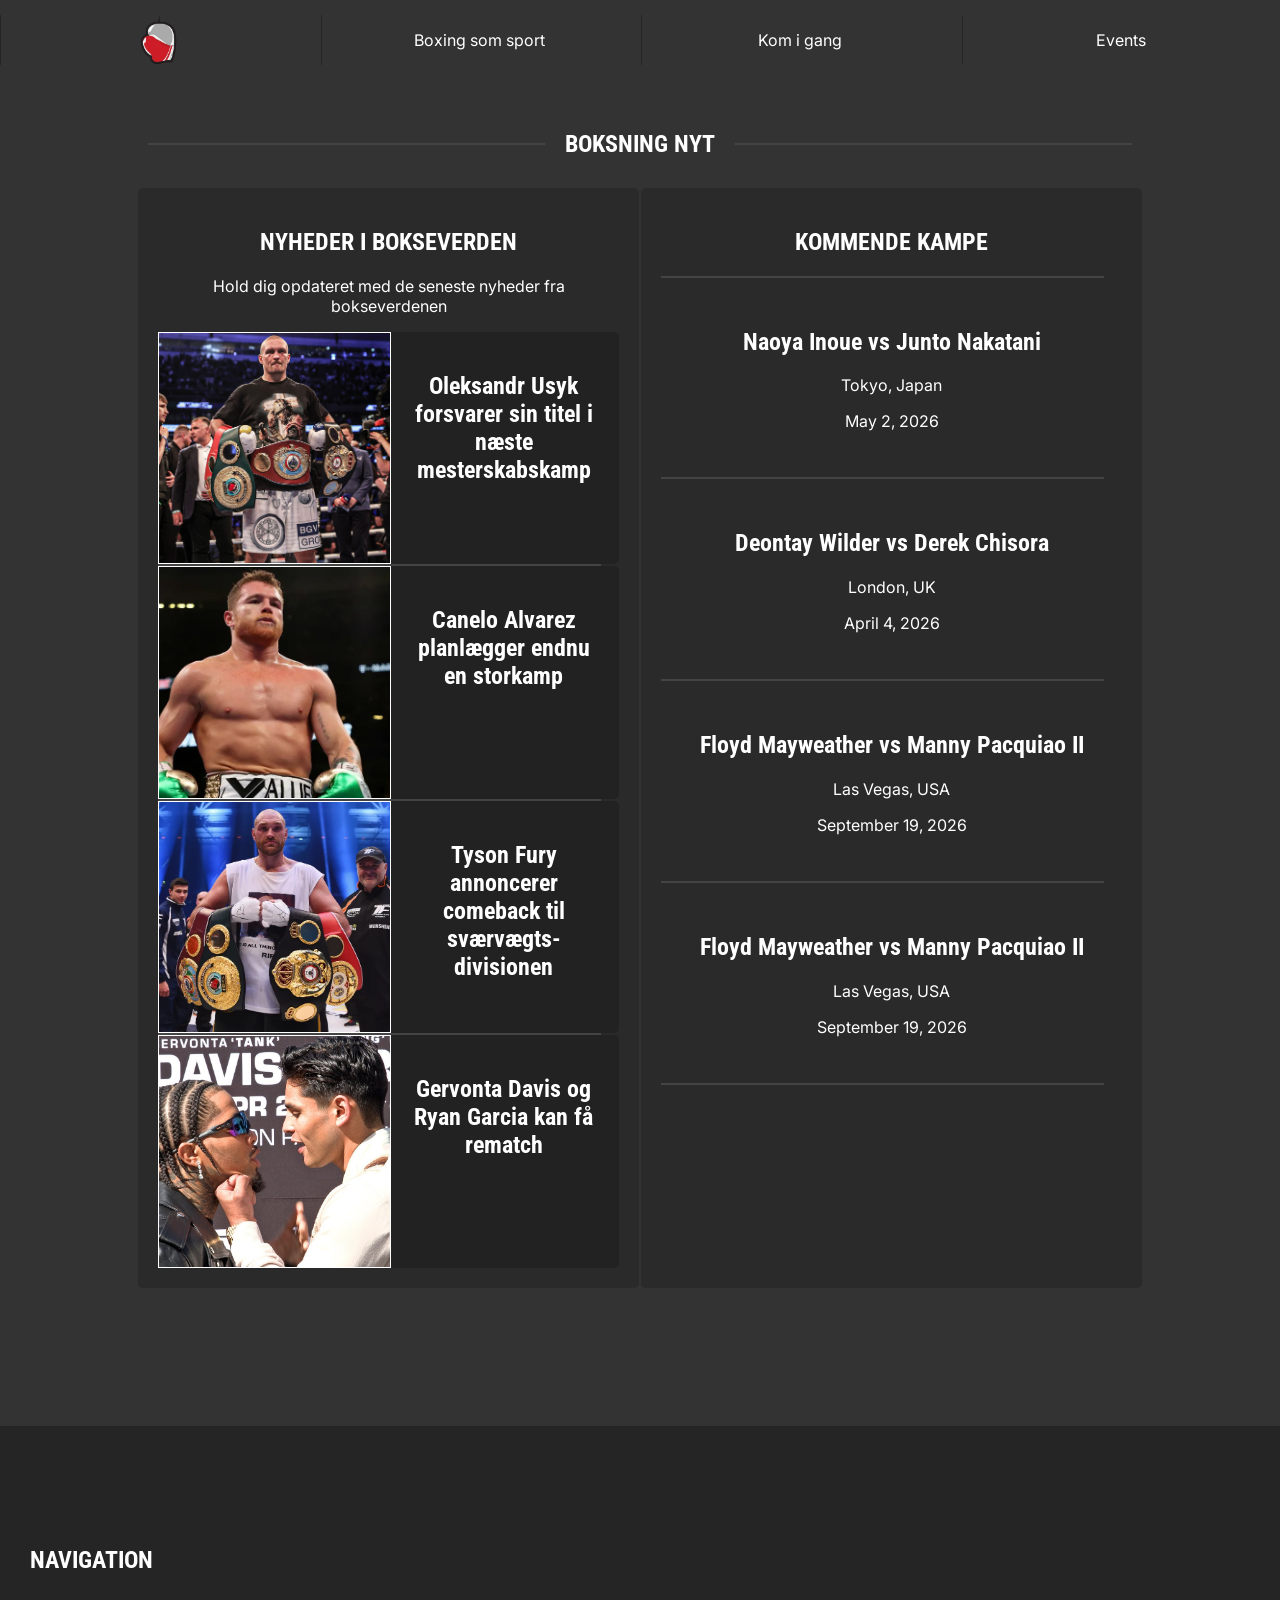
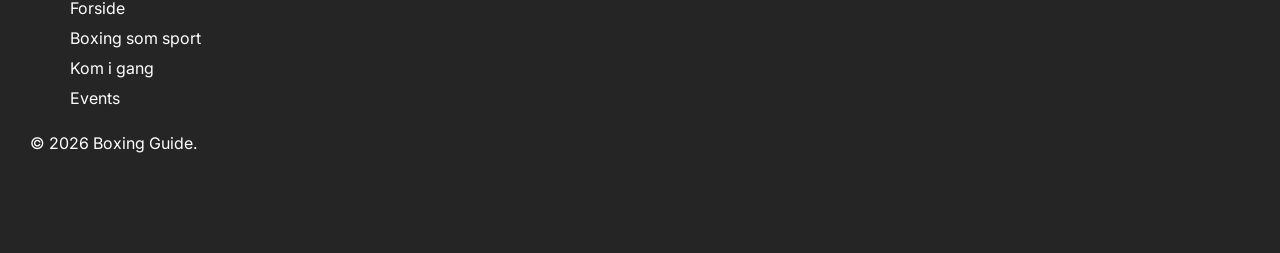
<file: events.html>
<!doctype html>
<html lang="en">
  <head>
    <meta charset="UTF-8" />
    <meta name="viewport" content="width=device-width, initial-scale=1.0" />
    <title>Boxing som sport</title>
    <link rel="stylesheet" href="css/style.css" />
    <link rel="stylesheet" href="css/layout.css" />
    <link rel="icon" href="imgs/favicon.png" />
    <meta name="robots" content="noindex, nofollow" />
  </head>

  <body>
    <header>
      <a href="index.html"><img src="imgs/favicon.png" alt="boksehandske logo" /></a>

      <nav class="navbar">
        <button class="burger" onclick="toggleMenu()">☰</button>

        <ul class="menu" id="menu">
          <li><a href="boxing-som-sport.html">Boxing som sport</a></li>
          <li><a href="kom-i-gang.html">Kom i gang</a></li>
          <li><a href="events.html">Events</a></li>
        </ul>
      </nav>
    </header>

    <nav class="grid4x1 desktop-nav">
      <a href="index.html"><img src="imgs/favicon.png" alt="boksehandske logo" class="img2" /></a>
      <a href="boxing-som-sport.html">Boxing som sport</a>
      <a href="kom-i-gang.html">Kom i gang</a>
      <a href="events.html">Events</a>
    </nav>

    <section class="container2">
      <h1 class="title-line">BOKSNING NYT</h1>
      <div class="grid1-1">
        <div class="box4">
          <div>
            <h2>NYHEDER I BOKSEVERDEN</h2>
            <p>Hold dig opdateret med de seneste nyheder fra bokseverdenen</p>
          </div>

          <div class="boxgrid">
            <img src="imgs/usyk.jpg" alt="Oleksandr Usyk " class="imgsqr" />
            <div class="text-box">
              <h2>Oleksandr Usyk forsvarer sin titel i næste mesterskabskamp</h2>
            </div>
          </div>

          <div class="divider"></div>

          <div class="boxgrid">
            <img src="imgs/canelo.jpg" alt="Canelo" class="imgsqr" />
            <div class="text-box">
              <h2>Canelo Alvarez planlægger endnu en storkamp</h2>
            </div>
          </div>

          <div class="divider"></div>

          <div class="boxgrid">
            <img src="imgs/tyson-fury.jpg" alt="Tyson Fury" class="imgsqr" />
            <div class="text-box">
              <h2>Tyson Fury annoncerer comeback til sværvægts&shy;divisionen</h2>
            </div>
          </div>

          <div class="divider"></div>

          <div class="boxgrid">
            <img src="imgs/tankvsgarcia.jpg" alt="Gervonta davis & Ryan garcia" class="imgsqr" />
            <div class="text-box">
              <h2>Gervonta Davis og Ryan Garcia kan få rematch</h2>
            </div>
          </div>
        </div>

        <div class="box4">
          <h1>KOMMENDE KAMPE</h1>

          <div class="divider"></div>

          <div class="box3">
            <h2 class="top">Naoya Inoue vs Junto Nakatani</h2>
            <p>Tokyo, Japan</p>
            <p>May 2, 2026</p>
          </div>

          <div class="divider"></div>

          <div class="box3">
            <h2>Deontay Wilder vs Derek Chisora</h2>
            <p>London, UK</p>
            <p>April 4, 2026</p>
          </div>

          <div class="divider"></div>

          <div class="box3">
            <h2>Floyd Mayweather vs Manny Pacquiao II</h2>
            <p>Las Vegas, USA</p>
            <p>September 19, 2026</p>
          </div>

          <div class="divider"></div>
          <div class="box3">
            <h2>Floyd Mayweather vs Manny Pacquiao II</h2>
            <p>Las Vegas, USA</p>
            <p>September 19, 2026</p>
          </div>

          <div class="divider"></div>
        </div>
      </div>
    </section>

    <footer>
      <div>
        <h2>NAVIGATION</h2>
        <ul>
          <li><a href="index.html">Forside</a></li>
          <li><a href="boxing-som-sport.html">Boxing som sport</a></li>
          <li><a href="kom-i-gang.html">Kom i gang </a></li>
          <li><a href="events.html">Events</a></li>
        </ul>
      </div>

      &copy; 2026 Boxing Guide.
    </footer>

    <script>
      function toggleMenu() {
        document.getElementById("menu").classList.toggle("active");
      }
    </script>
  </body>
</html>
</file>
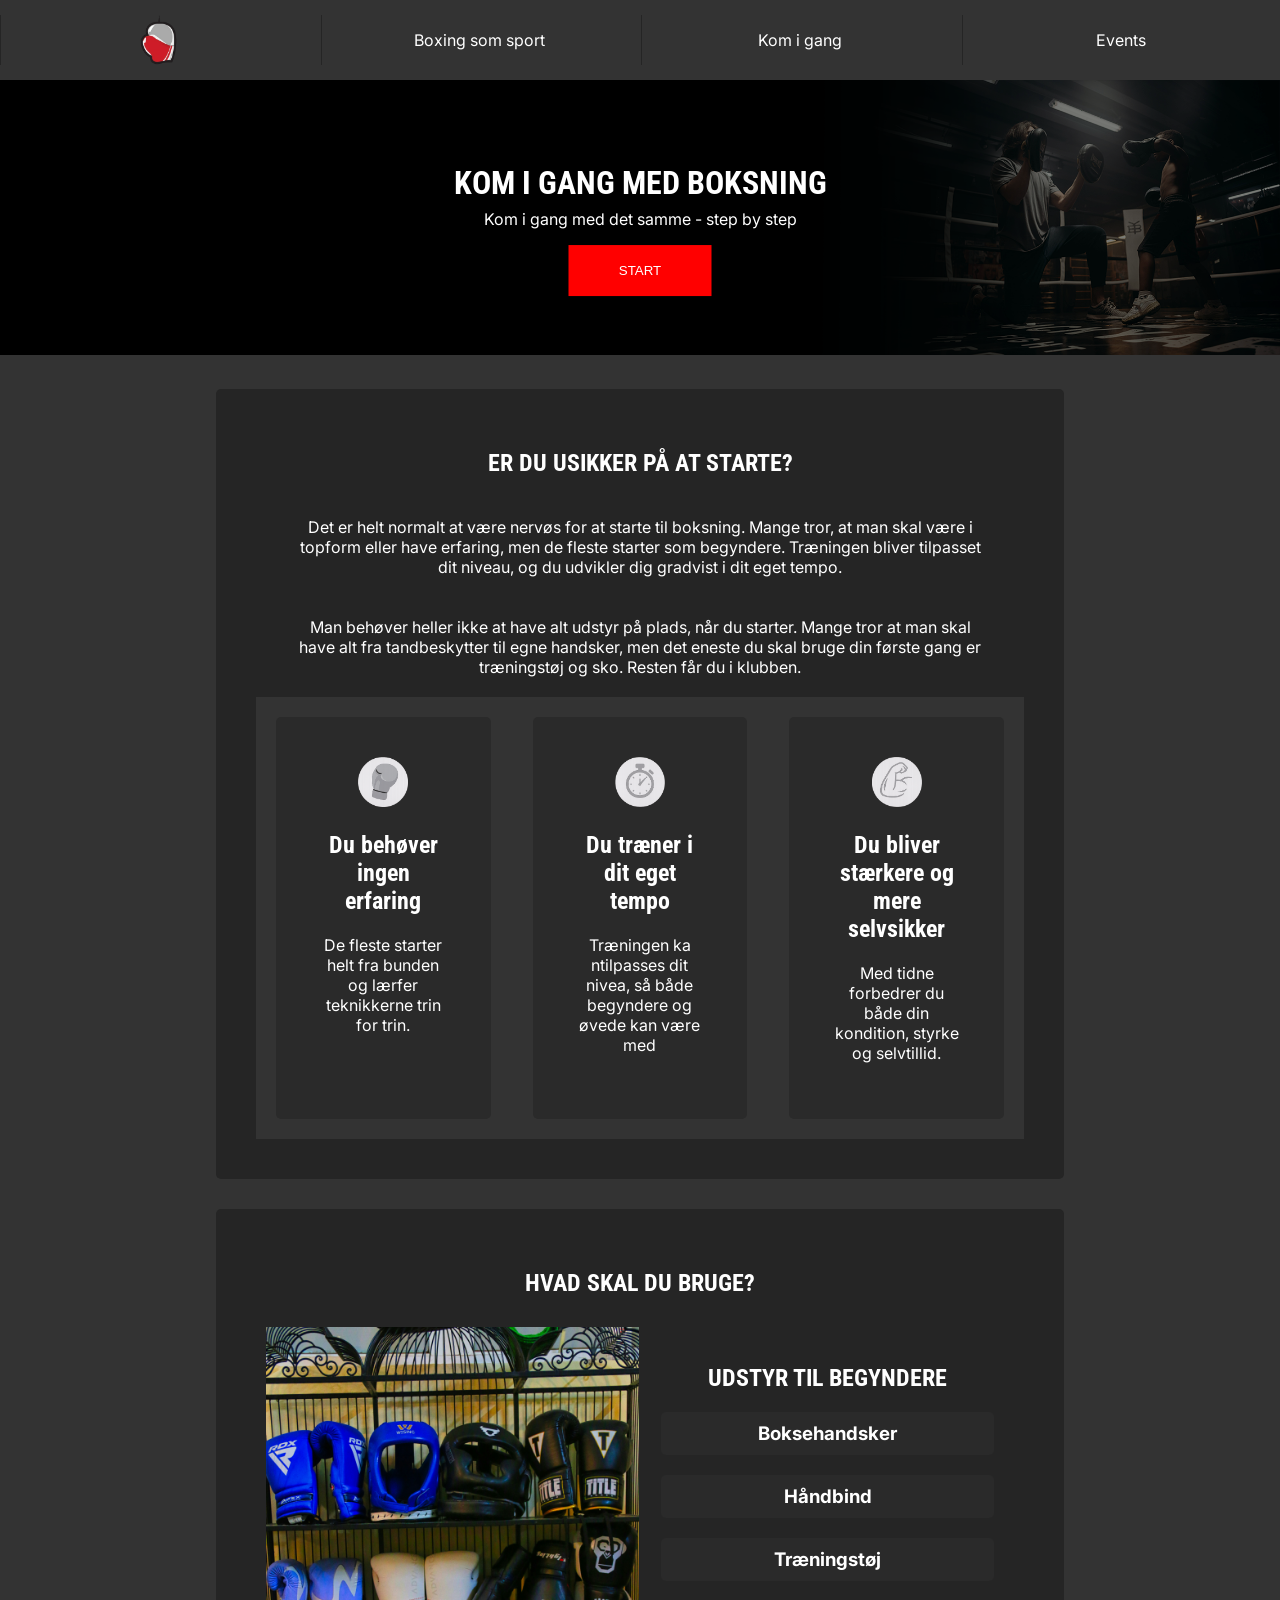
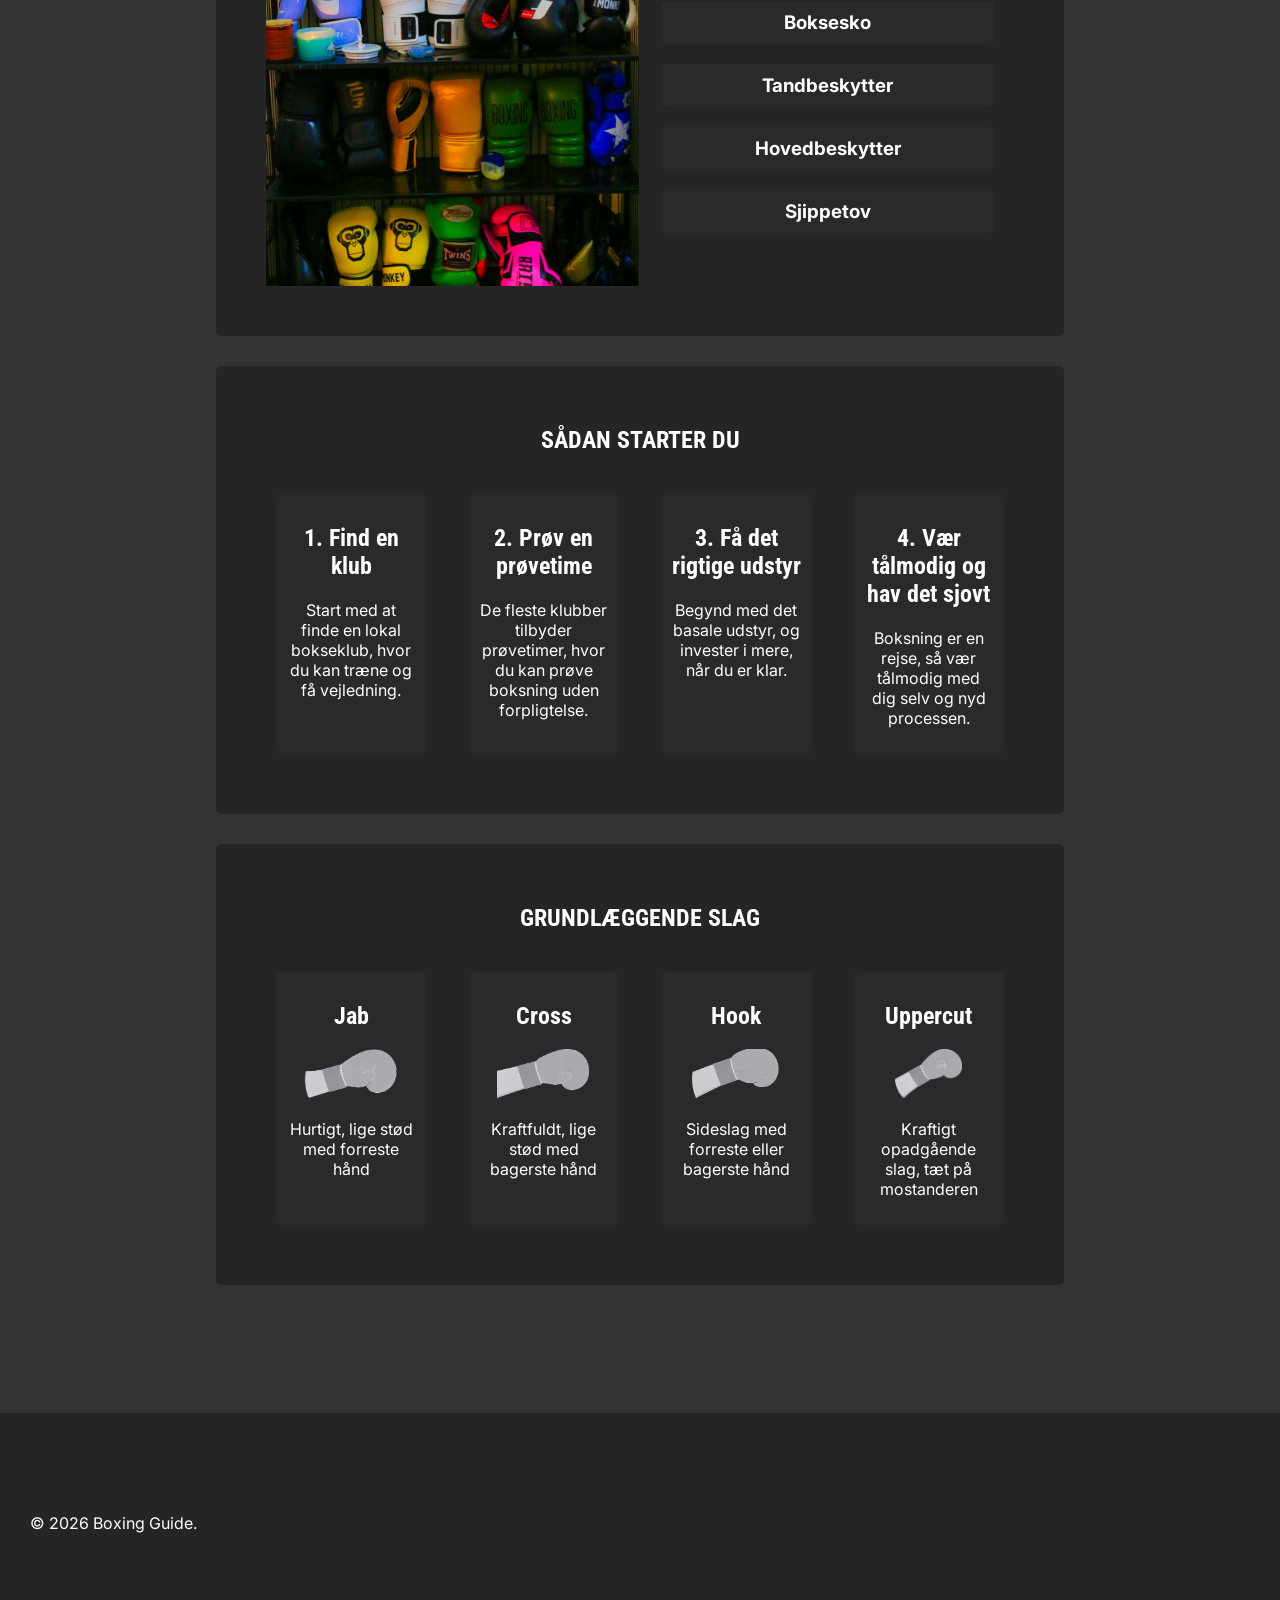
<file: kom i gang.html>
<!doctype html>
<html lang="en">
  <head>
    <meta charset="UTF-8" />
    <meta name="viewport" content="width=device-width, initial-scale=1.0" />
    <title>Kom i gang med boksning</title>
    <link rel="stylesheet" href="css/style.css" />
    <link rel="stylesheet" href="css/layout.css" />
    <link rel="icon" href="imgs/favicon.png" />
    <meta name="robots" content="noindex, nofollow">
  </head>
</html>

<body>
  <header>
    <a href="index.html"><img src="imgs/favicon.png" alt="" /></a>

    <nav class="navbar">
      <button class="burger" onclick="toggleMenu()">☰</button>

      <ul class="menu" id="menu">
        <li><a href="boxing som sport.html">Boxing som sport</a></li>
        <li><a href="kom i gang.html">Kom i gang</a></li>
        <li><a href="events.html">Events</a></li>
      </ul>
    </nav>
  </header>

  <nav class="grid4x1 desktop-nav">
    <a href="index.html"><img src="imgs/favicon.png" class="img2" /></a>
    <a href="boxing som sport.html">Boxing som sport</a>
    <a href="kom i gang.html">Kom i gang</a>
    <a href="events.html">Events</a>
  </nav>

  <div>
    <div class="hero">
      <img src="imgs/beginner.png" class="imgheight" />
      <div class="hero-content">
        <h1>KOM I GANG MED BOKSNING</h1>
        <p>Kom i gang med det samme - step by step</p>
        <a href="#guide"><button class="button1">START</button></a>
      </div>
    </div>
  </div>

  <section class="container3">
    <h1>ER DU USIKKER PÅ AT STARTE?</h1>
    <p class="text-box">
      Det er helt normalt at være nervøs for at starte til boksning. Mange tror, at man skal være i topform eller have erfaring, men de fleste starter som begyndere. Træningen bliver tilpasset dit niveau, og du udvikler dig gradvist i dit eget tempo.
    </p>
    <p class="text-box">
      Man behøver heller ikke at have alt udstyr på plads, når du starter. Mange tror at man skal have alt fra tandbeskytter til egne handsker, men det eneste du skal bruge din første gang er træningstøj og sko. Resten får du i klubben.
    </p>
    <div class="grid3x1">
      <div class="box">
        <img src="imgs/icons/glove.png" class="icon" />
        <h2>Du behøver ingen erfaring</h2>
        <p>De fleste starter helt fra bunden og lærfer teknikkerne trin for trin.</p>
      </div>

      <div class="box">
        <img src="imgs/icons/time.png" class="icon" />
        <h2>Du træner i dit eget tempo</h2>
        <p>Træningen ka ntilpasses dit nivea, så både begyndere og øvede kan være med</p>
      </div>

      <div class="box">
        <img src="imgs/icons/styrke.png" class="icon" />
        <h2>Du bliver stærkere og mere selvsikker</h2>
        <p>Med tidne forbedrer du både din kondition, styrke og selvtillid.</p>
      </div>
    </div>
  </section>

  <section class="container3">
    <h1>HVAD SKAL DU BRUGE?</h1>
    <div class="grid1-1">
      <img src="imgs/boxing gear.jpg" />
      <div class="margin-top">
        
        <h2 class="text2">UDSTYR TIL BEGYNDERE</h2>
        <div>
          <h3 class="box3">Boksehandsker</h3>

          <h3 class="box3">Håndbind</h3>

          <h3 class="box3">Træningstøj</h3>

          <h3 class="box3">Boksesko</h3>

          <h3 class="box3">Tandbeskytter</h3>

          <h3 class="box3">Hovedbeskytter</h3>

          <h3 class="box3">Sjippetov</h3>
        </div>
      </div>
      </section>
    </div>
  </section>

  <section id="guide">
    <div class="container3">
      <h1>SÅDAN STARTER DU</h1>
      <div class="grid4-1">
        <div class="box3">
          <h2>1. Find en klub</h2>
          <p>Start med at finde en lokal bokseklub, hvor du kan træne og få vejledning.</p>
        </div>

        <div class="box3">
          <h2>2. Prøv en prøvetime</h2>
          <p>De fleste klubber tilbyder prøvetimer, hvor du kan prøve boksning uden forpligtelse.</p>
        </div>

        <div class="box3">
          <h2>3. Få det rigtige udstyr</h2>
          <p>Begynd med det basale udstyr, og invester i mere, når du er klar.</p>
        </div>

        <div class="box3">
          <h2>4. Vær tålmodig og hav det sjovt</h2>
          <p>Boksning er en rejse, så vær tålmodig med dig selv og nyd processen.</p>
        </div>
      </div>
    </div>
  </section>

  <section>
    <div class="container3">
      <h1>GRUNDLÆGGENDE SLAG</h1>
      <div class="grid4-1">
        <div class="box3">
          <h2>Jab</h2>
          <img src="imgs/icons/p1.png" class="img2" />
          <p>Hurtigt, lige stød med forreste hånd</p>
        </div>

        <div class="box3">
          <h2>Cross</h2>
          <img src="imgs/icons/p2.png" class="img2" />
          <p>Kraftfuldt, lige stød med bagerste hånd</p>
        </div>

        <div class="box3">
          <h2>Hook</h2>
          <img src="imgs/icons/p3.png" class="img2" />
          <p>Sideslag med forreste eller bagerste hånd</p>
        </div>

        <div class="box3">
          <h2>Uppercut</h2>
          <img src="imgs/icons/p4.png" class="img2" />
          <p>Kraftigt opadgående slag, tæt på mostanderen</p>
        </div>
      </div>
    </div>
  </section>

  <footer>&copy 2026 Boxing Guide.</footer>

  <script>
    function toggleMenu() {
      document.getElementById("menu").classList.toggle("active");
    }
  </script>
</body>
</file>
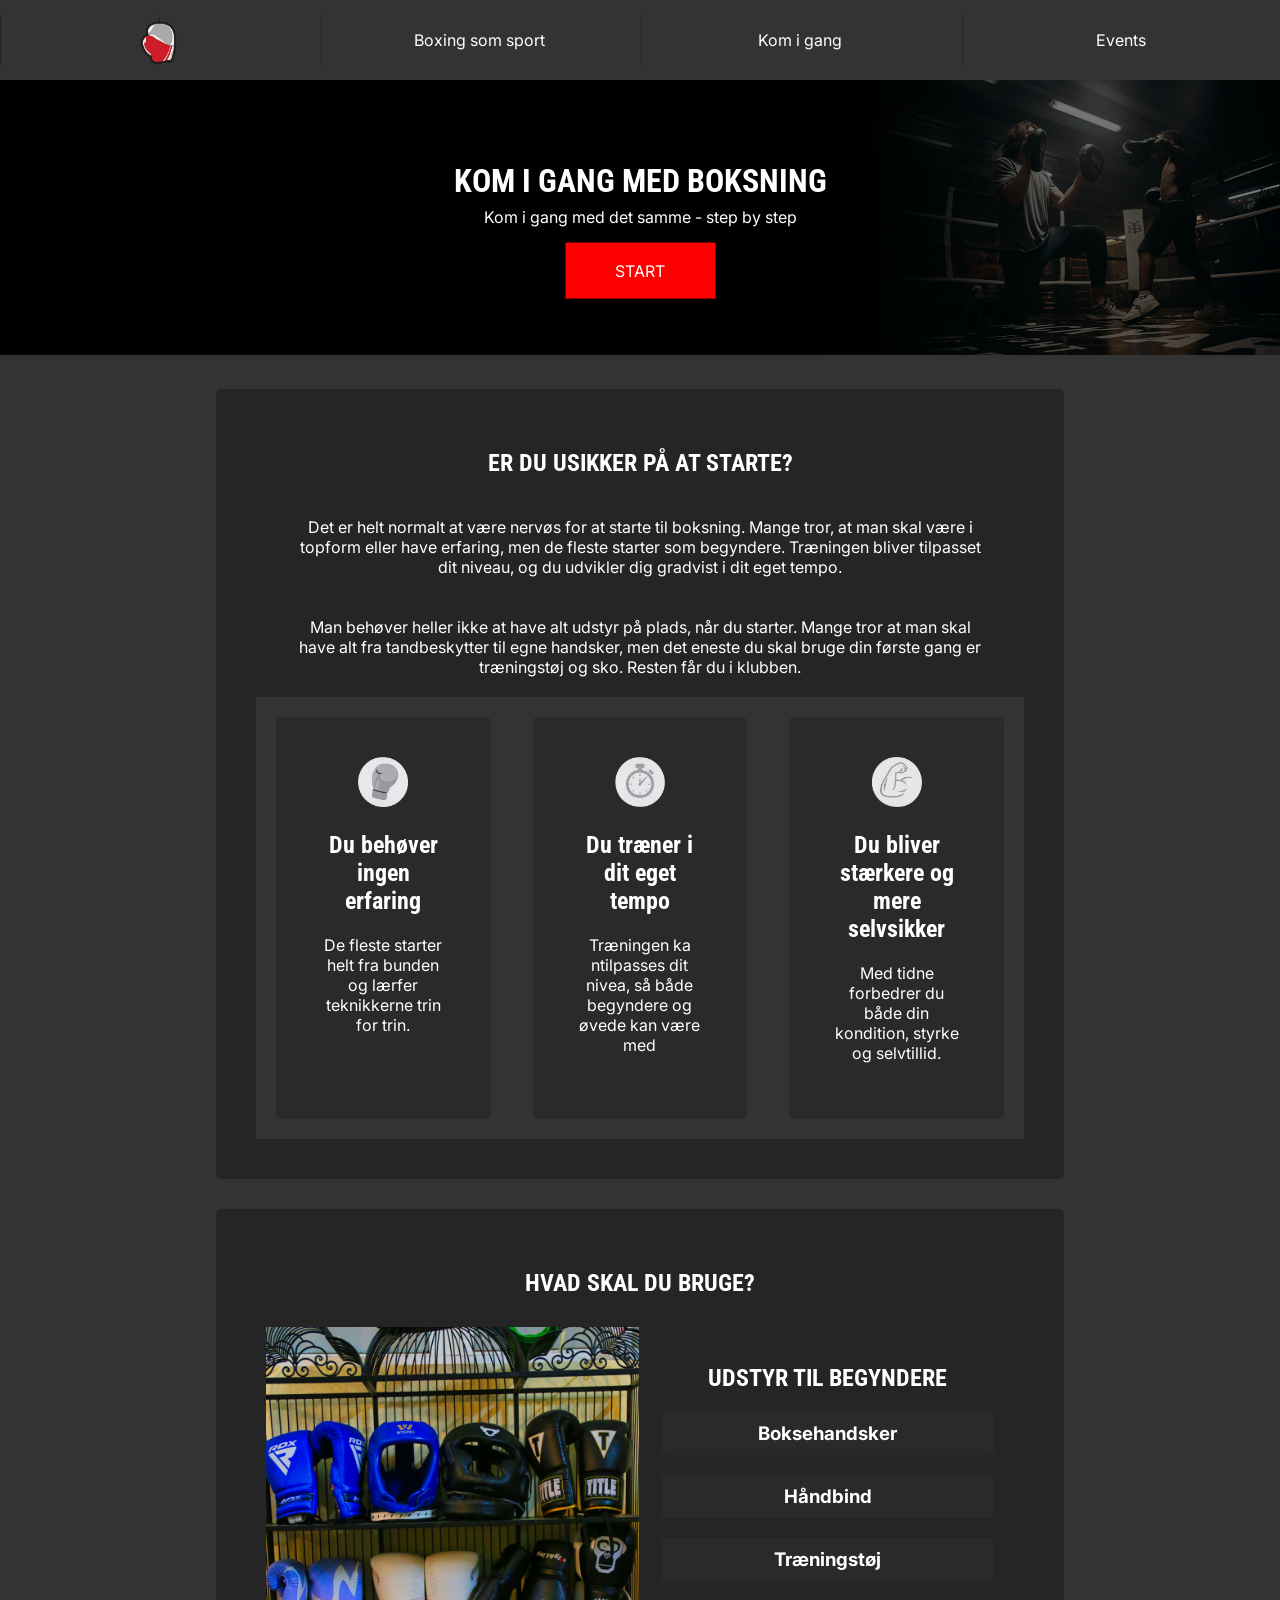
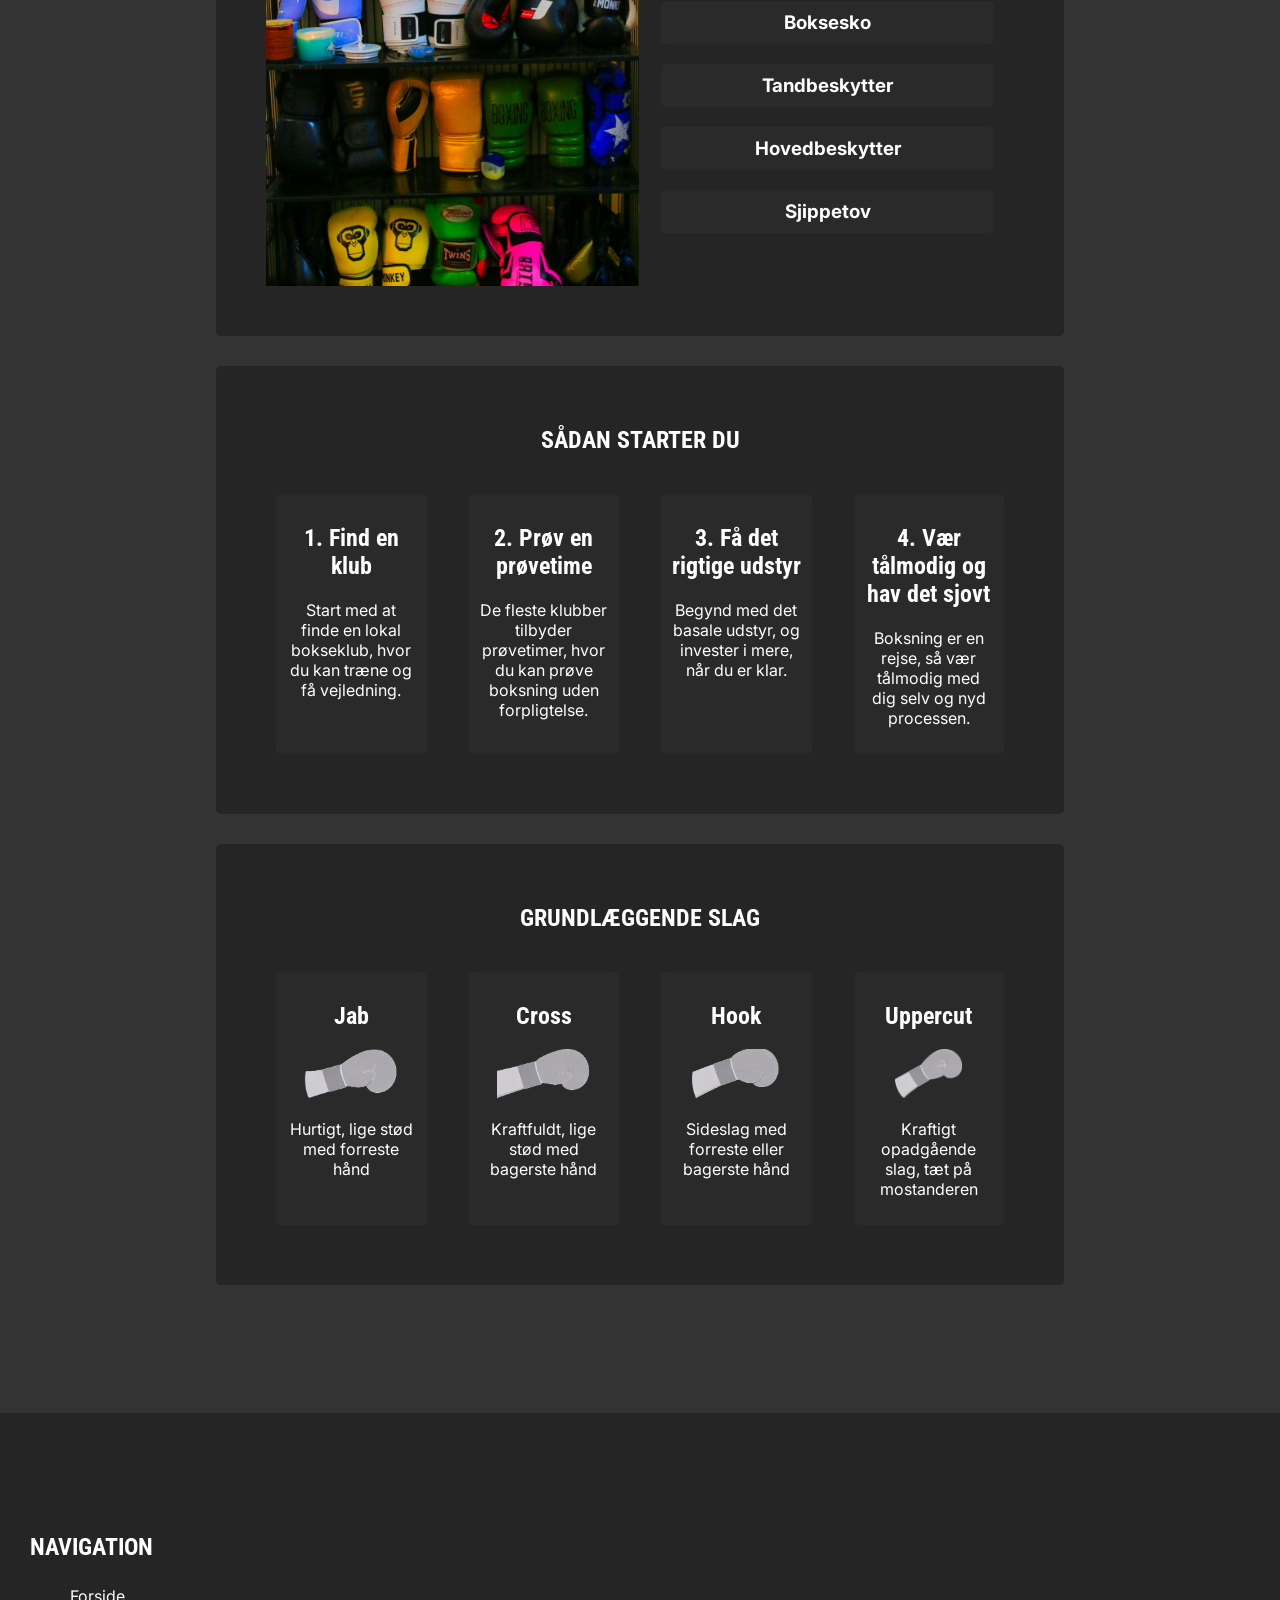
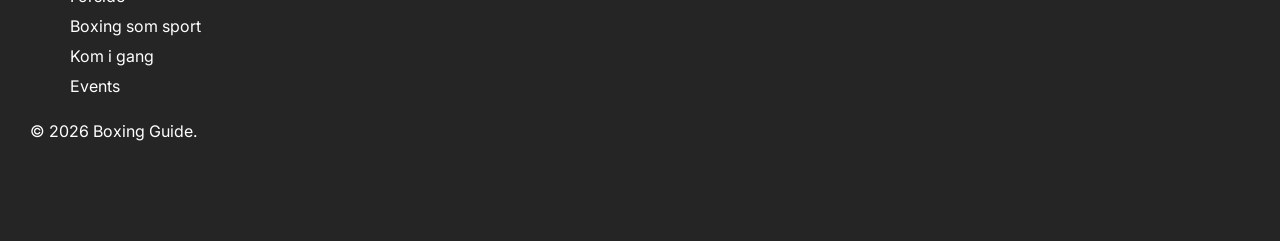
<file: kom-i-gang.html>
<!doctype html>
<html lang="en">
  <head>
    <meta charset="UTF-8" />
    <meta name="viewport" content="width=device-width, initial-scale=1.0" />
    <title>Kom i gang med boksning</title>
    <link rel="stylesheet" href="css/style.css" />
    <link rel="stylesheet" href="css/layout.css" />
    <link rel="icon" href="imgs/favicon.png" />
    <meta name="robots" content="noindex, nofollow" />
  </head>

  <body>
    <header>
      <a href="index.html"><img src="imgs/favicon.png" alt="boksehandske logo" /></a>

      <nav class="navbar">
        <button class="burger" onclick="toggleMenu()">☰</button>

        <ul class="menu" id="menu">
          <li><a href="boxing-som-sport.html">Boxing som sport</a></li>
          <li><a href="kom-i-gang.html">Kom i gang</a></li>
          <li><a href="events.html">Events</a></li>
        </ul>
      </nav>
    </header>

    <nav class="grid4x1 desktop-nav">
      <a href="index.html"><img src="imgs/favicon.png" alt="boksehandske logo" class="img2" /></a>
      <a href="boxing-som-sport.html">Boxing som sport</a>
      <a href="kom-i-gang.html">Kom i gang</a>
      <a href="events.html">Events</a>
    </nav>

    <div>
      <div class="hero">
        <img src="imgs/beginner.png" alt="nybegynder bokser" class="imgheight" />
        <div class="hero-content">
          <h1>KOM I GANG MED BOKSNING</h1>
          <p>Kom i gang med det samme - step by step</p>
          <a href="#guide" class="button1">START</a>
        </div>
      </div>
    </div>

    <section class="container3">
      <h1>ER DU USIKKER PÅ AT STARTE?</h1>
      <p class="text-box">
        Det er helt normalt at være nervøs for at starte til boksning. Mange tror, at man skal være i topform eller have erfaring, men de fleste starter som begyndere. Træningen bliver tilpasset dit niveau, og du udvikler dig gradvist i dit eget
        tempo.
      </p>
      <p class="text-box">
        Man behøver heller ikke at have alt udstyr på plads, når du starter. Mange tror at man skal have alt fra tandbeskytter til egne handsker, men det eneste du skal bruge din første gang er træningstøj og sko. Resten får du i klubben.
      </p>
      <div class="grid3x1">
        <div class="box">
          <img src="imgs/icons/glove.png" alt="handske" class="icon" />
          <h2>Du behøver ingen erfaring</h2>
          <p>De fleste starter helt fra bunden og lærfer teknikkerne trin for trin.</p>
        </div>

        <div class="box">
          <img src="imgs/icons/time.png" alt="tid" class="icon" />
          <h2>Du træner i dit eget tempo</h2>
          <p>Træningen ka ntilpasses dit nivea, så både begyndere og øvede kan være med</p>
        </div>

        <div class="box">
          <img src="imgs/icons/styrke.png" alt="styrke" class="icon" />
          <h2>Du bliver stærkere og mere selvsikker</h2>
          <p>Med tidne forbedrer du både din kondition, styrke og selvtillid.</p>
        </div>
      </div>
    </section>

    <section class="container3">
      <h1>HVAD SKAL DU BRUGE?</h1>
      <div class="grid1-1">
        <img src="imgs/boxing-gear.jpg" alt="bokseudstyr" />
        <div class="margin-top">
          <h2 class="text2">UDSTYR TIL BEGYNDERE</h2>
          <div>
            <h3 class="box3">Boksehandsker</h3>

            <h3 class="box3">Håndbind</h3>

            <h3 class="box3">Træningstøj</h3>

            <h3 class="box3">Boksesko</h3>

            <h3 class="box3">Tandbeskytter</h3>

            <h3 class="box3">Hovedbeskytter</h3>

            <h3 class="box3">Sjippetov</h3>
          </div>
        </div>
      </div>
    </section>

    <section id="guide">
      <div class="container3">
        <h1>SÅDAN STARTER DU</h1>
        <div class="grid4-1">
          <div class="box3">
            <h2>1. Find en klub</h2>
            <p>Start med at finde en lokal bokseklub, hvor du kan træne og få vejledning.</p>
          </div>

          <div class="box3">
            <h2>2. Prøv en prøvetime</h2>
            <p>De fleste klubber tilbyder prøvetimer, hvor du kan prøve boksning uden forpligtelse.</p>
          </div>

          <div class="box3">
            <h2>3. Få det rigtige udstyr</h2>
            <p>Begynd med det basale udstyr, og invester i mere, når du er klar.</p>
          </div>

          <div class="box3">
            <h2>4. Vær tålmodig og hav det sjovt</h2>
            <p>Boksning er en rejse, så vær tålmodig med dig selv og nyd processen.</p>
          </div>
        </div>
      </div>
    </section>

    <section>
      <div class="container3">
        <h1>GRUNDLÆGGENDE SLAG</h1>
        <div class="grid4-1">
          <div class="box3">
            <h2>Jab</h2>
            <img src="imgs/icons/p1.png" alt="Jab slag" class="img2" />
            <p>Hurtigt, lige stød med forreste hånd</p>
          </div>

          <div class="box3">
            <h2>Cross</h2>
            <img src="imgs/icons/p2.png" alt="Cross slag" class="img2" />
            <p>Kraftfuldt, lige stød med bagerste hånd</p>
          </div>

          <div class="box3">
            <h2>Hook</h2>
            <img src="imgs/icons/p3.png" alt="Hook slag" class="img2" />
            <p>Sideslag med forreste eller bagerste hånd</p>
          </div>

          <div class="box3">
            <h2>Uppercut</h2>
            <img src="imgs/icons/p4.png" alt="Uppercut slag" class="img2" />
            <p>Kraftigt opadgående slag, tæt på mostanderen</p>
          </div>
        </div>
      </div>
    </section>

    <footer>
      <div>
        <h2>NAVIGATION</h2>
        <ul>
          <li><a href="index.html">Forside</a></li>
          <li><a href="boxing-som-sport.html">Boxing som sport</a></li>
          <li><a href="kom-i-gang.html">Kom i gang </a></li>
          <li><a href="events.html">Events</a></li>
        </ul>
      </div>

      &copy; 2026 Boxing Guide.
    </footer>

    <script>
      function toggleMenu() {
        document.getElementById("menu").classList.toggle("active");
      }
    </script>
  </body>
</html>
</file>
<file: css/style.css>
@font-face {
  font-family: "babes";
  src: url(../fonts/babes-neue.woff2) format("woff2");
}

@font-face {
  font-family: "inter";
  src: url(../fonts/inter.woff2) format("woff2");
}

@font-face {
  font-family: "roboto";
  src: url(../fonts/roboto.woff2) format("woff2");
}

html {
  scroll-behavior: smooth;
}

p {
  font-family: "inter", sans-serif;
  overflow-wrap: break-word;
  word-break: normal;
}

h1,
h2 {
  overflow-wrap: break-word;
  word-break: normal;
  font-family: "roboto", sans-serif;
}

.imgsqr {
  width: 100%;
  aspect-ratio: 1 / 1;
  height: auto;
  object-fit: cover;
  object-position: top;
  border: white solid 1px;
}

img {
  max-width: 100%;
  height: auto;
}

.img1 {
  height: 80%;
  object-fit: cover;
  object-position: top;
}

body {
  margin: 0px;
  padding: 0px;
  background-color: #333;
  font-family: "inter";
  color: white;
}

footer {
  background: #252525;
  padding: 100px 30px;
  margin-top: 10%;
}

footer ul {
  list-style-type: none;
  margin: 10px;
  margin-left: -10px;
  margin-bottom: 20px;
}

footer ul a {
  text-decoration: none;
  color: white;
  padding: 0px 5px;
  border-radius: 5px;
}
footer ul a:hover {
  color: darkred;
  background-color: #111;
}

footer li {
  padding: 5px;
}

.hero-content p {
  margin-top: -14px;
}

summary {
  font-family: "roboto", sans-serif;
}

section {
  margin: 0px;
  padding: 0px;
}

header {
  display: flex;
  align-items: center;
  height: 80px;
  position: sticky;
  z-index: 10;
  border-bottom: #252525 solid 1px;
  height: 60px;
}

header a img {
  align-items: left;
  justify-content: left;
}

header a {
  color: inherit;
  text-decoration: none;
  display: flex;
  align-items: center;
}

.navbar {
  display: flex;
  justify-content: center;
  align-items: center;
}

.menu {
  list-style: none;
  display: flex;
  gap: 20px;
  justify-content: center;
}

.menu.active {
  display: flex;
  flex-direction: column;
  background: #333;
  width: 100%;
  padding: 20px 10px;
  margin-top: 0px;
}

.burger {
  display: none;
  background: none;
  border: none;
  font-size: 24px;
  color: white;
  cursor: pointer;
}

.img2 {
  max-height: 50px;
  height: auto;
}

.imgheight {
  max-height: 500px;
  min-height: 150px;
  object-fit: cover;
  object-position: left;
  z-index: 0;
}

header img {
  max-height: 60px;
  padding-left: 0px;
}

.button1 {
  background-color: red;
  color: white;
  border: none;
  margin-top: 0px;
  padding: 18px 50px;
  text-decoration: none;
  display: inline-block;
}

.button1:hover {
  background-color: darkred;
  transition: ease 0.1s;
  color: black;
  cursor: pointer;
}

.hero {
  position: relative;
}

.hero img {
  width: 100%;
  height: auto;
  filter: brightness(50%);
}

.sectionpadding {
  margin-bottom: 100px;
}

.sectionpadding2 {
  margin: 100px 200px;
}

.hero-content {
  position: absolute;
  top: 50%;
  left: 50%;
  transform: translate(-50%, -50%);
  color: white;
  text-align: center;
}

.hero-content-left {
  position: absolute;
  top: 50%;
  left: 20%;
  transform: translateY(-50%);
  color: white;
  text-align: left;
}

.grid3x1 {
  display: grid;
  background-color: #333;
  grid-template-columns: repeat(3, 1fr);
  gap: 2px;
}

.grid4-1 {
  display: grid;
  background-color: inherit;
  grid-template-columns: repeat(4, 1fr);
  gap: 2px;
}

.grid4x1 {
  display: grid;
  background-color: #333;
  grid-template-columns: repeat(4, 1fr);
  gap: 2px;
  height: 80px;
}

.grid4x1 a {
  position: relative;
  border-right: none;
  color: white;
  text-decoration: none;
  display: flex;
  justify-content: center;
  align-items: center;
}

.grid4x1 a:hover {
  background: red;
  filter: brightness(70%);
  transition: 0.3s ease;
}

.grid4x1 a::before {
  content: "";
  position: absolute;
  left: 0;
  top: 15px;
  bottom: 15px;
  width: 1px;
  background: #252525;
}

.grid1-1 {
  display: grid;
  background-color: inherit;
  grid-template-columns: 1fr 1fr;
  gap: 2px;
  margin: 10px;
}

.icon {
  width: 50px;
  height: 50px;
}

.card {
  height: 300px;
  background-size: cover;
  background-position: center;
  position: relative;
  border-radius: 5px;
}

.card1 {
  background-image: url(../imgs/gervonte-davis.webp);
}
.card2 {
  background-image: url(../imgs/gervonte2.jpg);
}
.card3 {
  background-image: url(../imgs/ringropes.jpg);
}
.card4 {
  background-image: url(../imgs/beginner.jpg);
}

.card1:hover,
.card2:hover,
.card3:hover,
.card4:hover {
  filter: brightness(70%);
  transition: transform 0.3s ease;
  transform: scale(1.05);
}

.card::before {
  content: "";
  position: absolute;
  inset: 0;
  background: rgba(0, 0, 0, 0.3); /* darkness */
  border-radius: 5px;
}

.text {
  position: relative;
  z-index: 2;
  position: absolute;
  inset: 0;
  display: flex;
  justify-content: center;
  align-items: center;
  text-align: center;
  color: white;
  flex-direction: column;
}

.text2 {
  margin-top: 0px;
  display: flex;
  justify-content: center;
  align-items: center;
  text-align: center;
  color: white;
  flex-direction: column;
}

.text-box {
  max-width: 90%;
  padding: 20px;
  margin: 0 auto;
  text-align: center;
}

.text-left {
  padding: 2%;
  display: flex;
  justify-content: left;
  align-items: center;
  text-align: left;
  color: white;
  flex-direction: column;
}

.centered {
  justify-content: center;
  align-items: center;
}

.faq {
  color: white;
  background: #333;
  padding: 40px;
  max-width: 800px;
  margin: 100px auto;
}

.faq h1 {
  text-align: center;
  margin-bottom: 70px;
}

.faq details {
  color: white;
  margin-bottom: 20px;
  padding: 10px 0;
  border-top: 1px solid #ccc;
  padding: 15px 0;
}

.faq summary {
  color: white;
  font-size: 18px;
  cursor: pointer;
  list-style: none;
  display: flex;
  justify-content: space-between;
}

.faq-content {
  max-height: 0;
  overflow: hidden;
  transition: 0.3s ease;
}

.faq summary::after {
  content: "+";
  font-size: 20px;
}

details[open] .faq-content {
  max-height: 200px;
}

.faq details[open] summary::after {
  content: "−";
}

.redsection {
  background-color: darkred;
  height: 200px;
  width: 100%;
  margin-top: -25px;
  padding: 100px 0px;
  display: flex;
  flex-direction: column;
  justify-content: center;
  align-items: center;
  border-radius: 5px;
}

.container {
  width: 80%;
  margin: 0px auto;
  margin-top: 0px;
}

.container2 {
  width: 80%;
  margin: 0px auto;
  margin-top: 30px;
  justify-content: center;
  align-items: center;
  display: flex;
  flex-direction: column;
}

.container3 {
  width: 60%;
  margin: 0px auto;
  padding: 40px;
  margin-top: 30px;
  justify-content: center;
  border-radius: 5px;
  align-items: center;
  display: flex;
  background-color: #252525;
  flex-direction: column;
}

.container4 {
  width: 110%;
  margin: 0px;
  position: relative;
  left: -5%;
  padding: 0px;
  margin-top: 30px;
  justify-content: center;
  border-radius: 1px;
  align-items: center;
  display: flex;
  background-color: #252525;
  flex-direction: column;
}

.mental-section {
  display: grid;
  grid-template-columns: 1fr 2px 1fr;
  align-items: center;
  gap: 40px;
  margin-left: 2%;
}

.line {
  width: 2px;
  height: 100%;
  background: #444;
}

.top {
  align-self: start;
}

.margin-top {
  margin-top: 10%;
}

.margin-top2 {
  margin-top: 5%;
}

.divider {
  width: 96%;
  background: #444;
  height: 2px;
  margin: 0px;
}

.title-line {
  display: flex;
  align-items: center;
  gap: 20px;
  width: 96%;
}

.title-line::before,
.title-line::after {
  content: "";
  flex: 1;
  height: 2px;
  background: #444;
}

.title-line h1 {
  margin: 0;
  white-space: nowrap;
}

.boxgrid {
  background-color: #222;
  padding: 0%;
  margin: 0px;
  border-radius: 5px;
  text-align: center;
  color: white;
  display: grid;
  grid-template-columns: 1fr 1fr;
}

.boxgrid:hover {
  background: #444;
  transition: 0.3s ease;
  cursor: pointer;
  color: rgb(255, 79, 106);
}

.box4 {
  background: #2a2a2a;
  padding: 20px;
  border-radius: 5px;
  text-align: center;
  margin: 0px;
  text-decoration: none;
  color: white;
}

.box3 {
  background: #2a2a2a;
  padding: 10px;
  border-radius: 5px;
  text-align: center;
  margin: 20px;
  text-decoration: none;
  color: white;
}

.box3:hover {
  background: #444;
  transition: 0.3s ease;
  cursor: pointer;
  color: rgb(255, 79, 106);
}

.box2 {
  background: inherit;
  padding: 40px;
  border-radius: 5px;
  text-align: center;
  margin: 20px;
  text-decoration: none;
  color: white;
}

.box {
  background: #2a2a2a;
  padding: 40px;
  border-radius: 5px;
  text-align: center;
  margin: 20px;
  text-decoration: none;
  color: white;
}

.box:hover {
  background: #444;
  transition: 0.3s ease;
  cursor: pointer;
  color: rgb(255, 79, 106);
}

.modal {
  display: none;
  position: fixed;
  top: 0;
  left: 0;
  width: 100%;
  height: 100%;
  background: rgba(0, 0, 0, 0.5);
  justify-content: center;
  align-items: center;
  z-index: 100;
}

.modal-content {
  background: #2a2a2a;
  padding: 20px;
  border-radius: 5px;
  width: 70%;
  height: 80%;
  text-align: left;
  justify-content: center;
  max-height: 80vh;
  overflow-y: auto;
}

body.modal-open {
  overflow: hidden;
}
.modal.show {
  opacity: 1;
  visibility: visible;
}

.close {
  position: absolute;
  top: 10%;
  right: 10%;
  font-size: 40px;
  cursor: pointer;
}
</file>
<file: css/layout.css>
@media (min-width: 768px) {
  header ul {
    display: flex;
    list-style: none;
    justify-content: center;
    gap: 20px;
  }

  header {
    display: none;
  }

  .burger {
    display: none;
  }

  .menu {
    display: none;
  }

  .desktop-nav {
    display: grid;
  }

  .navbar {
    justify-content: center;
    gap: 40px;
  }
}

@media (max-width: 768px) {
  .hero-content h1 {
    font-size: 24px;
  }

  .container3 h1,
  h2 {
    font-size: 24px;
    margin-top: 0px;
  }

  .box3 h2 {
    align-self: top;
  }

  .redsection {
    padding: 180px 0px;
  }

  .desktop-nav {
    display: none;
  }

  .burger {
    display: block;
  }

  .hero-content p {
    font-size: 13px;
  }

  .burger {
    display: block;
  }

  .hero-content .button1 {
    margin-top: 0px;
  }

  .menu {
    display: none;
    flex-direction: column;
    position: absolute;
    top: 60px;
    left: 0;
    width: 100%;
    background: #222;
  }

  .menu.active {
    display: flex;
  }

  .container,
  .container2,
  .container3,
  .container4 {
    padding: 0px;
  }

  /* NAVIGATION */
  .grid4x1 {
    grid-template-columns: 1fr 1fr;
  }

  /* REMOVE SIDE MARGINS */
  .sectionpadding2 {
    margin: 40px 20px;
  }

  /* CONTAINERS */
  .container,
  .container2,
  .container3 {
    width: 95%;
  }

  .container4 {
    width: 100%;
    left: 0;
  }

  /* HERO TEXT */
  .hero-content {
    width: 90%;
    left: 50%;
    transform: translate(-50%, -50%);
  }

  /* STACK GRIDS */
  .grid1-1,
  .grid3x1,
  .grid4-1 {
    grid-template-columns: 1fr;
  }

  /* NEWS BOX GRID */
  .boxgrid {
    grid-template-columns: 1fr;
  }

  /* MENTAL SECTION */
  .mental-section {
    grid-template-columns: 1fr;
  }

  .line {
    display: none;
  }

  /* CARD HEIGHT */
  .card {
    height: 200px;
  }

  /* BUTTON */
}
</file>
